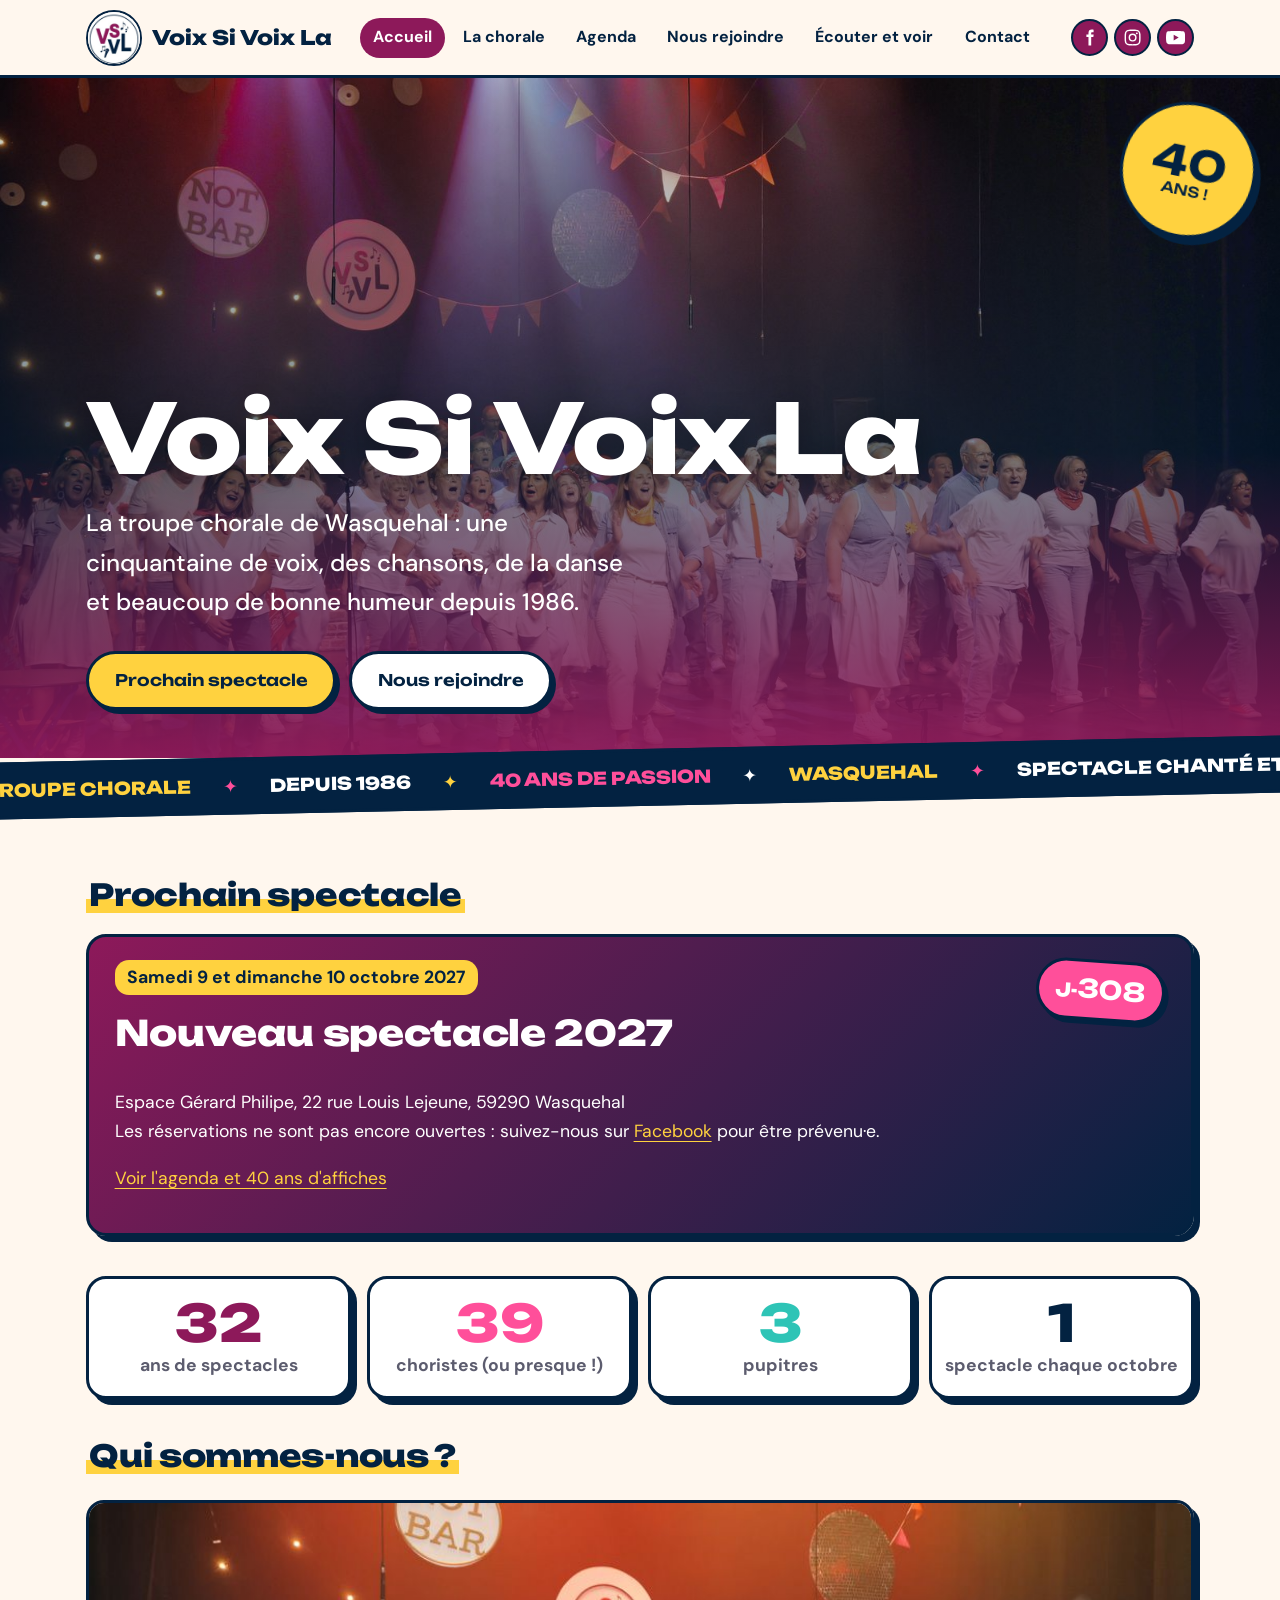
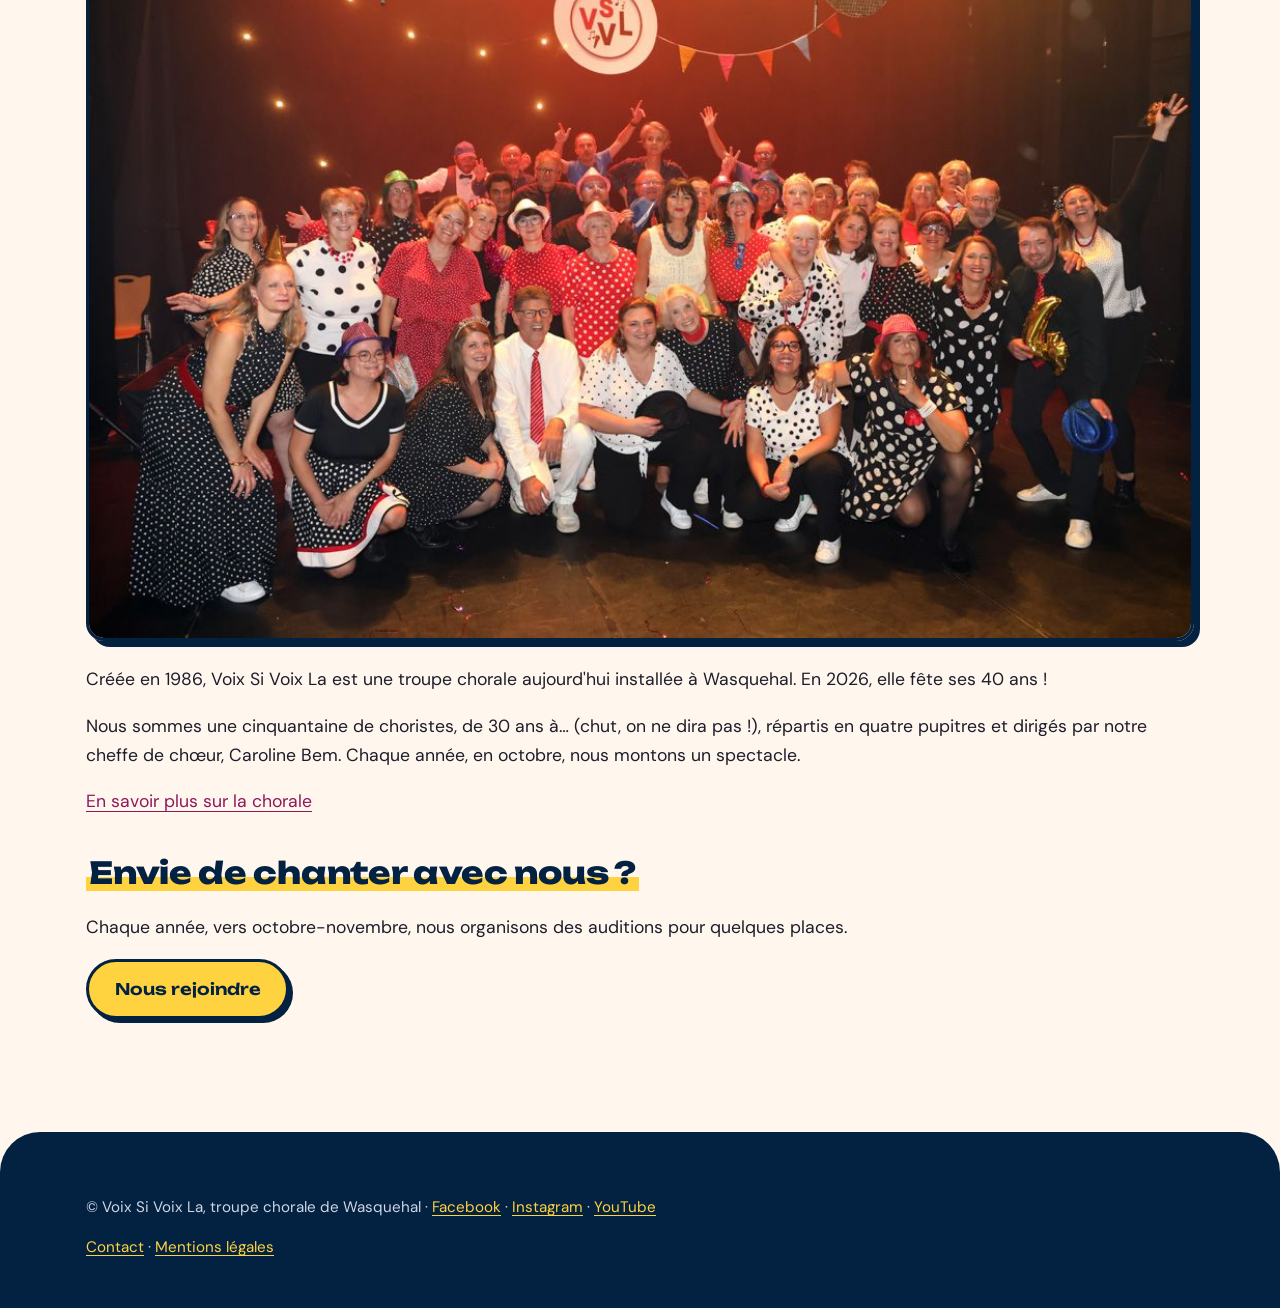
<file: index.html>
<!DOCTYPE html>
<html lang="fr">
<head>
  <meta charset="utf-8">
  <meta name="viewport" content="width=device-width, initial-scale=1">
  <title>Voix Si Voix La — chorale</title>
  <meta name="description" content="Voix Si Voix La, troupe chorale de Wasquehal depuis 1986 : spectacles, auditions et contact.">
  <link rel="preconnect" href="https://fonts.googleapis.com">
  <link rel="preconnect" href="https://fonts.gstatic.com" crossorigin>
  <link href="https://fonts.googleapis.com/css2?family=Unbounded:wght@600;800&family=DM+Sans:wght@400;500;700&display=swap" rel="stylesheet">
  <link rel="stylesheet" href="css/style.css">
  <link rel="icon" type="image/png" href="images/favicon.png">
</head>
<body>
  <header>
    <div class="conteneur">
      <a class="logo" href="index.html"><img src="images/logo-rond.png" alt="" width="56" height="56"> Voix Si Voix La</a>
      <nav aria-label="Menu principal">
        <ul>
        <li><a href="index.html" aria-current="page">Accueil</a></li>
        <li><a href="chorale.html">La chorale</a></li>
        <li><a href="agenda.html">Agenda</a></li>
        <li><a href="nous-rejoindre.html">Nous rejoindre</a></li>
        <li><a href="ecouter-et-voir.html">Écouter et voir</a></li>
        <li><a href="contact.html">Contact</a></li>
        </ul>
      </nav>
      <ul class="reseaux">
        <li><a href="https://www.facebook.com/voixsivoixla59" target="_blank" rel="noopener" aria-label="Facebook" title="Facebook"><svg viewBox="0 0 24 24" aria-hidden="true"><path d="M14 8V6.5c0-.8.2-1.3 1.4-1.3H17V2.2C16.7 2.1 15.7 2 14.6 2 12.2 2 10.6 3.5 10.6 6.1V8H8v3.3h2.6V22H14V11.3h2.7L17.1 8z"/></svg></a></li>
        <li><a href="https://www.instagram.com/voixsivoixla59" target="_blank" rel="noopener" aria-label="Instagram" title="Instagram"><svg viewBox="0 0 24 24" aria-hidden="true"><path d="M12 7a5 5 0 1 0 0 10 5 5 0 0 0 0-10zm0 8.2a3.2 3.2 0 1 1 0-6.4 3.2 3.2 0 0 1 0 6.4zM17.3 5.5a1.2 1.2 0 1 0 0 2.4 1.2 1.2 0 0 0 0-2.4zM12 3.8c2.7 0 3 0 4 .1 2.7.1 4 1.4 4.1 4.1.1 1 .1 1.3.1 4s0 3-.1 4c-.1 2.7-1.4 4-4.1 4.1-1 .1-1.3.1-4 .1s-3 0-4-.1c-2.7-.1-4-1.4-4.1-4.1-.1-1-.1-1.3-.1-4s0-3 .1-4C4 5.3 5.3 4 8 3.9c1-.1 1.3-.1 4-.1zM12 2c-2.7 0-3.1 0-4.1.1C4.3 2.2 2.2 4.3 2.1 7.9 2 8.9 2 9.3 2 12s0 3.1.1 4.1c.1 3.6 2.2 5.7 5.8 5.8 1 .1 1.4.1 4.1.1s3.1 0 4.1-.1c3.6-.1 5.7-2.2 5.8-5.8.1-1 .1-1.4.1-4.1s0-3.1-.1-4.1c-.1-3.6-2.2-5.7-5.8-5.8C15.1 2 14.7 2 12 2z"/></svg></a></li>
        <li><a href="https://www.youtube.com/@voixsivoixla6986" target="_blank" rel="noopener" aria-label="YouTube" title="YouTube"><svg viewBox="0 0 24 24" aria-hidden="true"><path d="M23.5 6.2a3 3 0 0 0-2.1-2.1C19.5 3.6 12 3.6 12 3.6s-7.5 0-9.4.5A3 3 0 0 0 .5 6.2 31 31 0 0 0 0 12a31 31 0 0 0 .5 5.8 3 3 0 0 0 2.1 2.1c1.9.5 9.4.5 9.4.5s7.5 0 9.4-.5a3 3 0 0 0 2.1-2.1A31 31 0 0 0 24 12a31 31 0 0 0-.5-5.8zM9.6 15.6V8.4l6.3 3.6z"/></svg></a></li>
      </ul>
    </div>
  </header>

  <section class="bandeau">
    <p class="pastille" aria-label="40 ans"><strong>40</strong><span>ans !</span></p>
    <div class="conteneur">
      <h1>Voix Si Voix La</h1>
      <p>La troupe chorale de Wasquehal : une cinquantaine de voix, des chansons, de la danse et beaucoup de bonne humeur depuis 1986.</p>
      <div class="boutons">
        <a class="bouton" href="agenda.html">Prochain spectacle</a>
        <a class="bouton secondaire" href="nous-rejoindre.html">Nous rejoindre</a>
      </div>
    </div>
  </section>
  <div class="defile" aria-hidden="true"><div><span>Troupe chorale</span><span aria-hidden="true">✦</span><span>Depuis 1986</span><span aria-hidden="true">✦</span><span>40 ans de passion</span><span aria-hidden="true">✦</span><span>Wasquehal</span><span aria-hidden="true">✦</span><span>Spectacle chanté et dansé</span><span aria-hidden="true">✦</span><span>Chanson contemporaine</span><span aria-hidden="true">✦</span><span>Une cinquantaine de voix</span><span aria-hidden="true">✦</span><span>Quatre pupitres</span><span aria-hidden="true">✦</span><span>Troupe chorale</span><span aria-hidden="true">✦</span><span>Depuis 1986</span><span aria-hidden="true">✦</span><span>40 ans de passion</span><span aria-hidden="true">✦</span><span>Wasquehal</span><span aria-hidden="true">✦</span><span>Spectacle chanté et dansé</span><span aria-hidden="true">✦</span><span>Chanson contemporaine</span><span aria-hidden="true">✦</span><span>Une cinquantaine de voix</span><span aria-hidden="true">✦</span><span>Quatre pupitres</span><span aria-hidden="true">✦</span></div></div>
  <main>
    <div class="conteneur">
      <!-- ===== PROCHAIN SPECTACLE : à mettre à jour après chaque spectacle ===== -->
      <section>
        <h2>Prochain spectacle</h2>
        <div class="carte a-la-une">
          <!-- Compte à rebours : mettre ici la date du premier jour du spectacle (année-mois-jour) -->
          <p class="compte-a-rebours" data-date-spectacle="2027-10-09" hidden></p>
          <p class="date">Samedi 9 et dimanche 10 octobre 2027</p>
          <h3>Nouveau spectacle 2027</h3>
          <p>Espace Gérard Philipe, 22 rue Louis Lejeune, 59290 Wasquehal<br>Les réservations ne sont pas encore ouvertes : suivez-nous sur <a href="https://www.facebook.com/voixsivoixla59" target="_blank" rel="noopener">Facebook</a> pour être prévenu·e.</p>
          <p><a href="agenda.html">Voir l'agenda et 40 ans d'affiches</a></p>
        </div>
      </section>

      <div class="chiffres">
        <div><strong data-compte="40">40</strong><span>ans de spectacles</span></div>
        <div><strong data-compte="50">50</strong><span>choristes (ou presque !)</span></div>
        <div><strong data-compte="4">4</strong><span>pupitres</span></div>
        <div><strong data-compte="1">1</strong><span>spectacle chaque octobre</span></div>
      </div>

      <section>
        <h2>Qui sommes-nous ?</h2>
        <a href="ecouter-et-voir.html"><img class="photo-une" src="images/photos-2026/12.jpg" alt="Photo de groupe de la troupe Voix Si Voix La après le spectacle de ses 40 ans, octobre 2026" width="1063" height="709"></a>
        <p>Créée en 1986, Voix Si Voix La est une troupe chorale aujourd'hui installée à Wasquehal. En 2026, elle fête ses 40 ans !</p>
        <p>Nous sommes une cinquantaine de choristes, de 30 ans à… (chut, on ne dira pas !), répartis en quatre pupitres et dirigés par notre cheffe de chœur, Caroline Bem. Chaque année, en octobre, nous montons un spectacle.</p>
        <p><a href="chorale.html">En savoir plus sur la chorale</a></p>
      </section>

      <section>
        <h2>Envie de chanter avec nous ?</h2>
        <p>Chaque année, vers octobre-novembre, nous organisons des auditions pour quelques places.</p>
        <p><a class="bouton jaune" href="nous-rejoindre.html">Nous rejoindre</a></p>
      </section>
    </div>
  </main>

  <footer>
    <div class="conteneur">
      <p>© Voix Si Voix La, troupe chorale de Wasquehal · <a href="https://www.facebook.com/voixsivoixla59" target="_blank" rel="noopener">Facebook</a> · <a href="https://www.instagram.com/voixsivoixla59" target="_blank" rel="noopener">Instagram</a> · <a href="https://www.youtube.com/@voixsivoixla6986" target="_blank" rel="noopener">YouTube</a></p>
      <p><a href="contact.html">Contact</a> · <a href="mentions-legales.html">Mentions légales</a></p>
    </div>
  </footer>
  <script src="js/effets.js" defer></script>
</body>
</html>
</file>
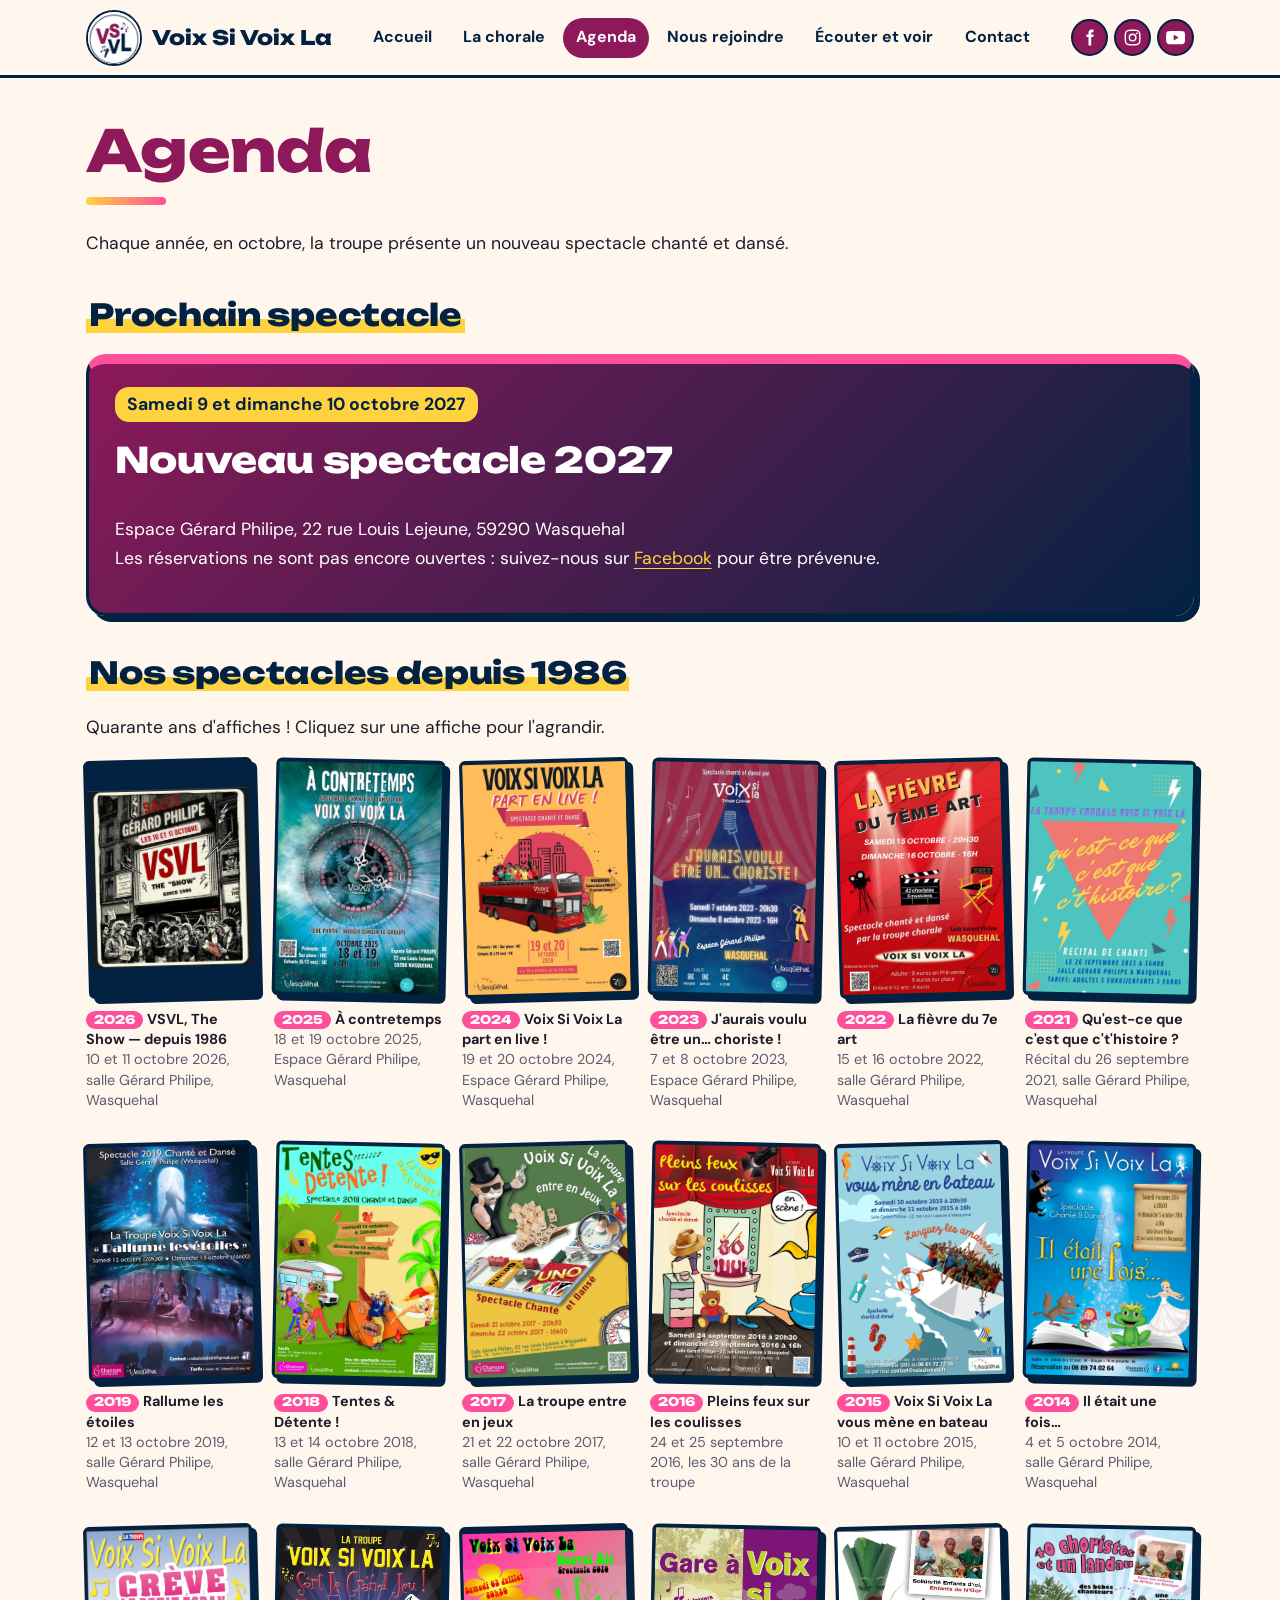
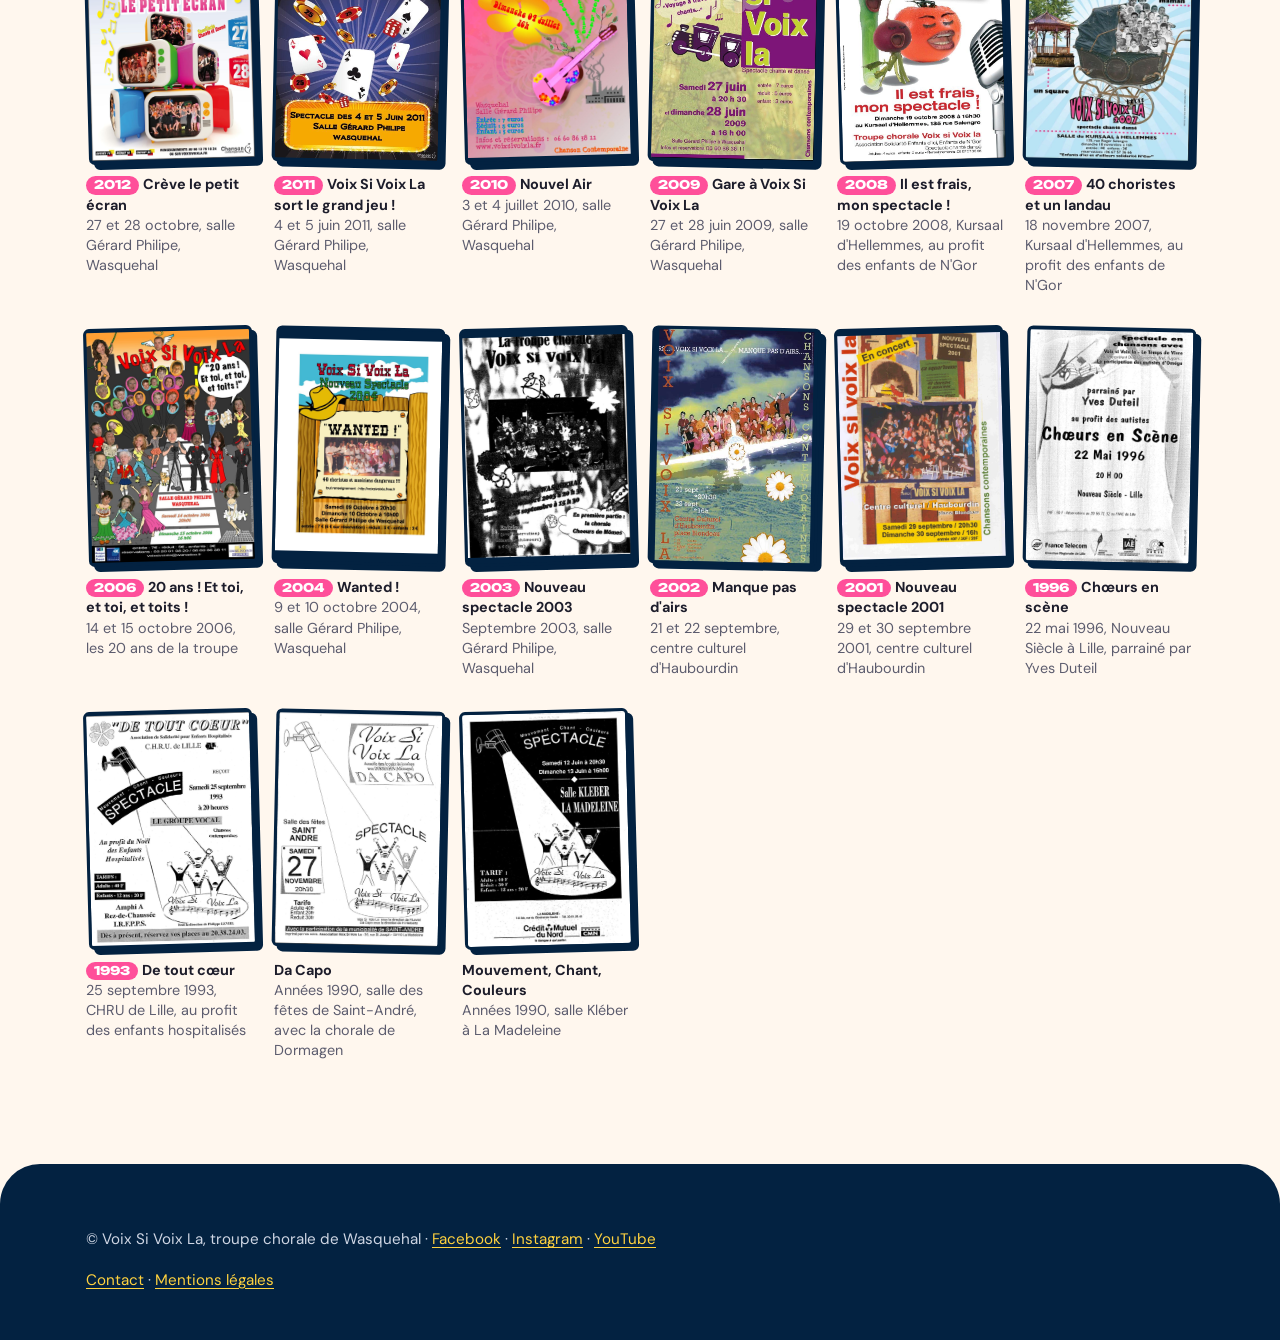
<file: agenda.html>
<!DOCTYPE html>
<html lang="fr">
<head>
  <meta charset="utf-8">
  <meta name="viewport" content="width=device-width, initial-scale=1">
  <title>Agenda — Voix Si Voix La</title>
  <meta name="description" content="Les spectacles de la troupe chorale Voix Si Voix La, de 1986 à aujourd'hui.">
  <link rel="preconnect" href="https://fonts.googleapis.com">
  <link rel="preconnect" href="https://fonts.gstatic.com" crossorigin>
  <link href="https://fonts.googleapis.com/css2?family=Unbounded:wght@600;800&family=DM+Sans:wght@400;500;700&display=swap" rel="stylesheet">
  <link rel="stylesheet" href="css/style.css">
  <link rel="icon" type="image/png" href="images/favicon.png">
</head>
<body>
  <header>
    <div class="conteneur">
      <a class="logo" href="index.html"><img src="images/logo-rond.png" alt="" width="56" height="56"> Voix Si Voix La</a>
      <nav aria-label="Menu principal">
        <ul>
        <li><a href="index.html">Accueil</a></li>
        <li><a href="chorale.html">La chorale</a></li>
        <li><a href="agenda.html" aria-current="page">Agenda</a></li>
        <li><a href="nous-rejoindre.html">Nous rejoindre</a></li>
        <li><a href="ecouter-et-voir.html">Écouter et voir</a></li>
        <li><a href="contact.html">Contact</a></li>
        </ul>
      </nav>
      <ul class="reseaux">
        <li><a href="https://www.facebook.com/voixsivoixla59" target="_blank" rel="noopener" aria-label="Facebook" title="Facebook"><svg viewBox="0 0 24 24" aria-hidden="true"><path d="M14 8V6.5c0-.8.2-1.3 1.4-1.3H17V2.2C16.7 2.1 15.7 2 14.6 2 12.2 2 10.6 3.5 10.6 6.1V8H8v3.3h2.6V22H14V11.3h2.7L17.1 8z"/></svg></a></li>
        <li><a href="https://www.instagram.com/voixsivoixla59" target="_blank" rel="noopener" aria-label="Instagram" title="Instagram"><svg viewBox="0 0 24 24" aria-hidden="true"><path d="M12 7a5 5 0 1 0 0 10 5 5 0 0 0 0-10zm0 8.2a3.2 3.2 0 1 1 0-6.4 3.2 3.2 0 0 1 0 6.4zM17.3 5.5a1.2 1.2 0 1 0 0 2.4 1.2 1.2 0 0 0 0-2.4zM12 3.8c2.7 0 3 0 4 .1 2.7.1 4 1.4 4.1 4.1.1 1 .1 1.3.1 4s0 3-.1 4c-.1 2.7-1.4 4-4.1 4.1-1 .1-1.3.1-4 .1s-3 0-4-.1c-2.7-.1-4-1.4-4.1-4.1-.1-1-.1-1.3-.1-4s0-3 .1-4C4 5.3 5.3 4 8 3.9c1-.1 1.3-.1 4-.1zM12 2c-2.7 0-3.1 0-4.1.1C4.3 2.2 2.2 4.3 2.1 7.9 2 8.9 2 9.3 2 12s0 3.1.1 4.1c.1 3.6 2.2 5.7 5.8 5.8 1 .1 1.4.1 4.1.1s3.1 0 4.1-.1c3.6-.1 5.7-2.2 5.8-5.8.1-1 .1-1.4.1-4.1s0-3.1-.1-4.1c-.1-3.6-2.2-5.7-5.8-5.8C15.1 2 14.7 2 12 2z"/></svg></a></li>
        <li><a href="https://www.youtube.com/@voixsivoixla6986" target="_blank" rel="noopener" aria-label="YouTube" title="YouTube"><svg viewBox="0 0 24 24" aria-hidden="true"><path d="M23.5 6.2a3 3 0 0 0-2.1-2.1C19.5 3.6 12 3.6 12 3.6s-7.5 0-9.4.5A3 3 0 0 0 .5 6.2 31 31 0 0 0 0 12a31 31 0 0 0 .5 5.8 3 3 0 0 0 2.1 2.1c1.9.5 9.4.5 9.4.5s7.5 0 9.4-.5a3 3 0 0 0 2.1-2.1A31 31 0 0 0 24 12a31 31 0 0 0-.5-5.8zM9.6 15.6V8.4l6.3 3.6z"/></svg></a></li>
      </ul>
    </div>
  </header>

  <main>
    <div class="conteneur">
      <h1>Agenda</h1>
      <p>Chaque année, en octobre, la troupe présente un nouveau spectacle chanté et dansé.</p>

      <section>
        <h2>Prochain spectacle</h2>
        <div class="cartes">
        <!-- Un spectacle = un bloc "carte". Copier-coller ce bloc pour en ajouter un. -->
        <article class="carte a-la-une">
          <p class="date">Samedi 9 et dimanche 10 octobre 2027</p>
          <h3>Nouveau spectacle 2027</h3>
          <p>Espace Gérard Philipe, 22 rue Louis Lejeune, 59290 Wasquehal<br>Les réservations ne sont pas encore ouvertes : suivez-nous sur <a href="https://www.facebook.com/voixsivoixla59" target="_blank" rel="noopener">Facebook</a> pour être prévenu·e.</p>
        </article>
        </div>
      </section>

      <section>
        <h2>Nos spectacles depuis 1986</h2>
        <p>Quarante ans d'affiches ! Cliquez sur une affiche pour l'agrandir.</p>
        <!-- Pour ajouter une affiche : déposer l'image dans images/affiches/ puis copier un bloc <figure> en haut de la liste. -->
        <div class="galerie affiches">
          <figure>
            <a href="images/affiches/2026.jpg"><img src="images/affiches/2026.jpg" alt="Affiche du spectacle VSVL The Show, 2026" loading="lazy" width="697" height="765"></a>
            <figcaption><span class="annee">2026</span> <strong>VSVL, The Show — depuis 1986</strong><br>10 et 11 octobre 2026, salle Gérard Philipe, Wasquehal</figcaption>
          </figure>
          <figure>
            <a href="images/affiches/2025.jpg"><img src="images/affiches/2025.jpg" alt="Affiche du spectacle À contretemps, 2025" loading="lazy" width="400" height="565"></a>
            <figcaption><span class="annee">2025</span> <strong>À contretemps</strong><br>18 et 19 octobre 2025, Espace Gérard Philipe, Wasquehal</figcaption>
          </figure>
          <figure>
            <a href="images/affiches/2024.jpg"><img src="images/affiches/2024.jpg" alt="Affiche du spectacle Part en live, 2024" loading="lazy" width="400" height="565"></a>
            <figcaption><span class="annee">2024</span> <strong>Voix Si Voix La part en live !</strong><br>19 et 20 octobre 2024, Espace Gérard Philipe, Wasquehal</figcaption>
          </figure>
          <figure>
            <a href="images/affiches/2023.jpg"><img src="images/affiches/2023.jpg" alt="Affiche du spectacle J'aurais voulu être un choriste, 2023" loading="lazy" width="400" height="565"></a>
            <figcaption><span class="annee">2023</span> <strong>J'aurais voulu être un… choriste !</strong><br>7 et 8 octobre 2023, Espace Gérard Philipe, Wasquehal</figcaption>
          </figure>
          <figure>
            <a href="images/affiches/2022.jpg"><img src="images/affiches/2022.jpg" alt="Affiche du spectacle La fièvre du 7e art, 2022" loading="lazy" width="400" height="565"></a>
            <figcaption><span class="annee">2022</span> <strong>La fièvre du 7e art</strong><br>15 et 16 octobre 2022, salle Gérard Philipe, Wasquehal</figcaption>
          </figure>
          <figure>
            <a href="images/affiches/2021.jpg"><img src="images/affiches/2021.jpg" alt="Affiche du récital Qu'est-ce que c'est que c't'histoire, 2021" loading="lazy" width="400" height="565"></a>
            <figcaption><span class="annee">2021</span> <strong>Qu'est-ce que c'est que c't'histoire ?</strong><br>Récital du 26 septembre 2021, salle Gérard Philipe, Wasquehal</figcaption>
          </figure>
          <figure>
            <a href="images/affiches/2019.jpg"><img src="images/affiches/2019.jpg" alt="Affiche du spectacle Rallume les étoiles, 2019" loading="lazy" width="400" height="565"></a>
            <figcaption><span class="annee">2019</span> <strong>Rallume les étoiles</strong><br>12 et 13 octobre 2019, salle Gérard Philipe, Wasquehal</figcaption>
          </figure>
          <figure>
            <a href="images/affiches/2018.jpg"><img src="images/affiches/2018.jpg" alt="Affiche du spectacle Tentes et Détente, 2018" loading="lazy" width="400" height="565"></a>
            <figcaption><span class="annee">2018</span> <strong>Tentes & Détente !</strong><br>13 et 14 octobre 2018, salle Gérard Philipe, Wasquehal</figcaption>
          </figure>
          <figure>
            <a href="images/affiches/2017.jpg"><img src="images/affiches/2017.jpg" alt="Affiche du spectacle La troupe entre en jeux, 2017" loading="lazy" width="400" height="565"></a>
            <figcaption><span class="annee">2017</span> <strong>La troupe entre en jeux</strong><br>21 et 22 octobre 2017, salle Gérard Philipe, Wasquehal</figcaption>
          </figure>
          <figure>
            <a href="images/affiches/2016.jpg"><img src="images/affiches/2016.jpg" alt="Affiche du spectacle Pleins feux sur les coulisses, 2016" loading="lazy" width="400" height="565"></a>
            <figcaption><span class="annee">2016</span> <strong>Pleins feux sur les coulisses</strong><br>24 et 25 septembre 2016, les 30 ans de la troupe</figcaption>
          </figure>
          <figure>
            <a href="images/affiches/2015.jpg"><img src="images/affiches/2015.jpg" alt="Affiche du spectacle Vous mène en bateau, 2015" loading="lazy" width="400" height="565"></a>
            <figcaption><span class="annee">2015</span> <strong>Voix Si Voix La vous mène en bateau</strong><br>10 et 11 octobre 2015, salle Gérard Philipe, Wasquehal</figcaption>
          </figure>
          <figure>
            <a href="images/affiches/2014.jpg"><img src="images/affiches/2014.jpg" alt="Affiche du spectacle Il était une fois, 2014" loading="lazy" width="400" height="565"></a>
            <figcaption><span class="annee">2014</span> <strong>Il était une fois…</strong><br>4 et 5 octobre 2014, salle Gérard Philipe, Wasquehal</figcaption>
          </figure>
          <figure>
            <a href="images/affiches/2012.jpg"><img src="images/affiches/2012.jpg" alt="Affiche du spectacle Crève le petit écran, 2012" loading="lazy" width="400" height="565"></a>
            <figcaption><span class="annee">2012</span> <strong>Crève le petit écran</strong><br>27 et 28 octobre, salle Gérard Philipe, Wasquehal</figcaption>
          </figure>
          <figure>
            <a href="images/affiches/2011.jpg"><img src="images/affiches/2011.jpg" alt="Affiche du spectacle Sort le grand jeu, 2011" loading="lazy" width="400" height="565"></a>
            <figcaption><span class="annee">2011</span> <strong>Voix Si Voix La sort le grand jeu !</strong><br>4 et 5 juin 2011, salle Gérard Philipe, Wasquehal</figcaption>
          </figure>
          <figure>
            <a href="images/affiches/2010.jpg"><img src="images/affiches/2010.jpg" alt="Affiche du spectacle Nouvel Air, 2010" loading="lazy" width="400" height="565"></a>
            <figcaption><span class="annee">2010</span> <strong>Nouvel Air</strong><br>3 et 4 juillet 2010, salle Gérard Philipe, Wasquehal</figcaption>
          </figure>
          <figure>
            <a href="images/affiches/2009.jpg"><img src="images/affiches/2009.jpg" alt="Affiche du spectacle Gare à Voix Si Voix La, 2009" loading="lazy" width="400" height="565"></a>
            <figcaption><span class="annee">2009</span> <strong>Gare à Voix Si Voix La</strong><br>27 et 28 juin 2009, salle Gérard Philipe, Wasquehal</figcaption>
          </figure>
          <figure>
            <a href="images/affiches/2008.jpg"><img src="images/affiches/2008.jpg" alt="Affiche du spectacle Il est frais mon spectacle, 2008" loading="lazy" width="400" height="565"></a>
            <figcaption><span class="annee">2008</span> <strong>Il est frais, mon spectacle !</strong><br>19 octobre 2008, Kursaal d'Hellemmes, au profit des enfants de N'Gor</figcaption>
          </figure>
          <figure>
            <a href="images/affiches/2007.jpg"><img src="images/affiches/2007.jpg" alt="Affiche du spectacle 40 choristes et un landau, 2007" loading="lazy" width="400" height="565"></a>
            <figcaption><span class="annee">2007</span> <strong>40 choristes et un landau</strong><br>18 novembre 2007, Kursaal d'Hellemmes, au profit des enfants de N'Gor</figcaption>
          </figure>
          <figure>
            <a href="images/affiches/2006.jpg"><img src="images/affiches/2006.jpg" alt="Affiche du spectacle des 20 ans, 2006" loading="lazy" width="400" height="565"></a>
            <figcaption><span class="annee">2006</span> <strong>20 ans ! Et toi, et toi, et toits !</strong><br>14 et 15 octobre 2006, les 20 ans de la troupe</figcaption>
          </figure>
          <figure>
            <a href="images/affiches/2004.jpg"><img src="images/affiches/2004.jpg" alt="Affiche du spectacle Wanted, 2004" loading="lazy" width="400" height="565"></a>
            <figcaption><span class="annee">2004</span> <strong>Wanted !</strong><br>9 et 10 octobre 2004, salle Gérard Philipe, Wasquehal</figcaption>
          </figure>
          <figure>
            <a href="images/affiches/2003.jpg"><img src="images/affiches/2003.jpg" alt="Affiche du spectacle 2003" loading="lazy" width="400" height="565"></a>
            <figcaption><span class="annee">2003</span> <strong>Nouveau spectacle 2003</strong><br>Septembre 2003, salle Gérard Philipe, Wasquehal</figcaption>
          </figure>
          <figure>
            <a href="images/affiches/2002.jpg"><img src="images/affiches/2002.jpg" alt="Affiche du spectacle Manque pas d'airs, 2002" loading="lazy" width="400" height="565"></a>
            <figcaption><span class="annee">2002</span> <strong>Manque pas d'airs</strong><br>21 et 22 septembre, centre culturel d'Haubourdin</figcaption>
          </figure>
          <figure>
            <a href="images/affiches/2001.jpg"><img src="images/affiches/2001.jpg" alt="Affiche du spectacle 2001" loading="lazy" width="400" height="565"></a>
            <figcaption><span class="annee">2001</span> <strong>Nouveau spectacle 2001</strong><br>29 et 30 septembre 2001, centre culturel d'Haubourdin</figcaption>
          </figure>
          <figure>
            <a href="images/affiches/1996.jpg"><img src="images/affiches/1996.jpg" alt="Affiche de Chœurs en scène, 1996" loading="lazy" width="400" height="565"></a>
            <figcaption><span class="annee">1996</span> <strong>Chœurs en scène</strong><br>22 mai 1996, Nouveau Siècle à Lille, parrainé par Yves Duteil</figcaption>
          </figure>
          <figure>
            <a href="images/affiches/1993.jpg"><img src="images/affiches/1993.jpg" alt="Affiche du spectacle De tout cœur, 1993" loading="lazy" width="400" height="565"></a>
            <figcaption><span class="annee">1993</span> <strong>De tout cœur</strong><br>25 septembre 1993, CHRU de Lille, au profit des enfants hospitalisés</figcaption>
          </figure>
          <figure>
            <a href="images/affiches/annees-90-da-capo.jpg"><img src="images/affiches/annees-90-da-capo.jpg" alt="Affiche du spectacle Da Capo à Saint-André" loading="lazy" width="400" height="565"></a>
            <figcaption><strong>Da Capo</strong><br>Années 1990, salle des fêtes de Saint-André, avec la chorale de Dormagen</figcaption>
          </figure>
          <figure>
            <a href="images/affiches/annees-90-kleber.jpg"><img src="images/affiches/annees-90-kleber.jpg" alt="Affiche du spectacle Mouvement Chant Couleurs à La Madeleine" loading="lazy" width="400" height="565"></a>
            <figcaption><strong>Mouvement, Chant, Couleurs</strong><br>Années 1990, salle Kléber à La Madeleine</figcaption>
          </figure>
        </div>
      </section>
    </div>
  </main>

  <footer>
    <div class="conteneur">
      <p>© Voix Si Voix La, troupe chorale de Wasquehal · <a href="https://www.facebook.com/voixsivoixla59" target="_blank" rel="noopener">Facebook</a> · <a href="https://www.instagram.com/voixsivoixla59" target="_blank" rel="noopener">Instagram</a> · <a href="https://www.youtube.com/@voixsivoixla6986" target="_blank" rel="noopener">YouTube</a></p>
      <p><a href="contact.html">Contact</a> · <a href="mentions-legales.html">Mentions légales</a></p>
    </div>
  </footer>
  <script src="js/effets.js" defer></script>
</body>
</html>
</file>
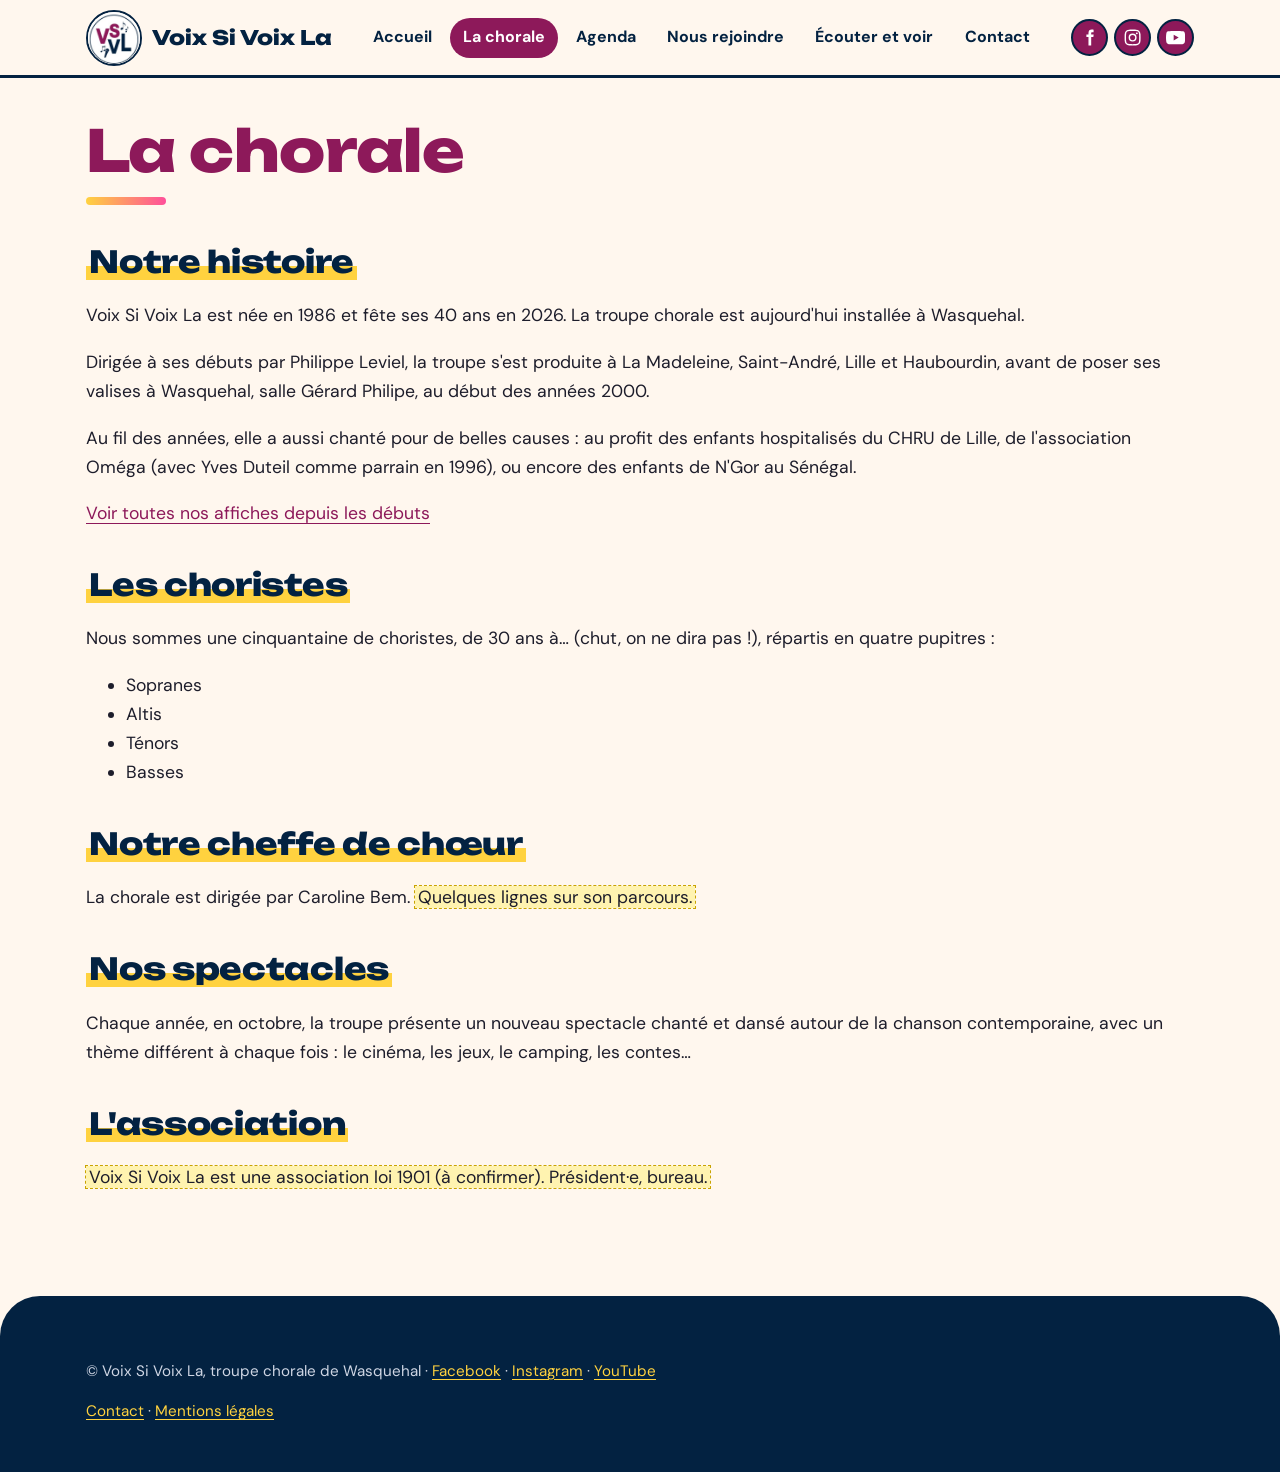
<file: chorale.html>
<!DOCTYPE html>
<html lang="fr">
<head>
  <meta charset="utf-8">
  <meta name="viewport" content="width=device-width, initial-scale=1">
  <title>La chorale — Voix Si Voix La</title>
  <meta name="description" content="Présentation de la chorale Voix Si Voix La : histoire, choristes, cheffe de chœur, spectacles.">
  <link rel="preconnect" href="https://fonts.googleapis.com">
  <link rel="preconnect" href="https://fonts.gstatic.com" crossorigin>
  <link href="https://fonts.googleapis.com/css2?family=Unbounded:wght@600;800&family=DM+Sans:wght@400;500;700&display=swap" rel="stylesheet">
  <link rel="stylesheet" href="css/style.css">
  <link rel="icon" type="image/png" href="images/favicon.png">
</head>
<body>
  <header>
    <div class="conteneur">
      <a class="logo" href="index.html"><img src="images/logo-rond.png" alt="" width="56" height="56"> Voix Si Voix La</a>
      <nav aria-label="Menu principal">
        <ul>
        <li><a href="index.html">Accueil</a></li>
        <li><a href="chorale.html" aria-current="page">La chorale</a></li>
        <li><a href="agenda.html">Agenda</a></li>
        <li><a href="nous-rejoindre.html">Nous rejoindre</a></li>
        <li><a href="ecouter-et-voir.html">Écouter et voir</a></li>
        <li><a href="contact.html">Contact</a></li>
        </ul>
      </nav>
      <ul class="reseaux">
        <li><a href="https://www.facebook.com/voixsivoixla59" target="_blank" rel="noopener" aria-label="Facebook" title="Facebook"><svg viewBox="0 0 24 24" aria-hidden="true"><path d="M14 8V6.5c0-.8.2-1.3 1.4-1.3H17V2.2C16.7 2.1 15.7 2 14.6 2 12.2 2 10.6 3.5 10.6 6.1V8H8v3.3h2.6V22H14V11.3h2.7L17.1 8z"/></svg></a></li>
        <li><a href="https://www.instagram.com/voixsivoixla59" target="_blank" rel="noopener" aria-label="Instagram" title="Instagram"><svg viewBox="0 0 24 24" aria-hidden="true"><path d="M12 7a5 5 0 1 0 0 10 5 5 0 0 0 0-10zm0 8.2a3.2 3.2 0 1 1 0-6.4 3.2 3.2 0 0 1 0 6.4zM17.3 5.5a1.2 1.2 0 1 0 0 2.4 1.2 1.2 0 0 0 0-2.4zM12 3.8c2.7 0 3 0 4 .1 2.7.1 4 1.4 4.1 4.1.1 1 .1 1.3.1 4s0 3-.1 4c-.1 2.7-1.4 4-4.1 4.1-1 .1-1.3.1-4 .1s-3 0-4-.1c-2.7-.1-4-1.4-4.1-4.1-.1-1-.1-1.3-.1-4s0-3 .1-4C4 5.3 5.3 4 8 3.9c1-.1 1.3-.1 4-.1zM12 2c-2.7 0-3.1 0-4.1.1C4.3 2.2 2.2 4.3 2.1 7.9 2 8.9 2 9.3 2 12s0 3.1.1 4.1c.1 3.6 2.2 5.7 5.8 5.8 1 .1 1.4.1 4.1.1s3.1 0 4.1-.1c3.6-.1 5.7-2.2 5.8-5.8.1-1 .1-1.4.1-4.1s0-3.1-.1-4.1c-.1-3.6-2.2-5.7-5.8-5.8C15.1 2 14.7 2 12 2z"/></svg></a></li>
        <li><a href="https://www.youtube.com/@voixsivoixla6986" target="_blank" rel="noopener" aria-label="YouTube" title="YouTube"><svg viewBox="0 0 24 24" aria-hidden="true"><path d="M23.5 6.2a3 3 0 0 0-2.1-2.1C19.5 3.6 12 3.6 12 3.6s-7.5 0-9.4.5A3 3 0 0 0 .5 6.2 31 31 0 0 0 0 12a31 31 0 0 0 .5 5.8 3 3 0 0 0 2.1 2.1c1.9.5 9.4.5 9.4.5s7.5 0 9.4-.5a3 3 0 0 0 2.1-2.1A31 31 0 0 0 24 12a31 31 0 0 0-.5-5.8zM9.6 15.6V8.4l6.3 3.6z"/></svg></a></li>
      </ul>
    </div>
  </header>

  <main>
    <div class="conteneur">
      <h1>La chorale</h1>

      <section>
        <h2>Notre histoire</h2>
        <p>Voix Si Voix La est née en 1986 et fête ses 40 ans en 2026. La troupe chorale est aujourd'hui installée à Wasquehal.</p>
        <p>Dirigée à ses débuts par Philippe Leviel, la troupe s'est produite à La Madeleine, Saint-André, Lille et Haubourdin, avant de poser ses valises à Wasquehal, salle Gérard Philipe, au début des années 2000.</p>
        <p>Au fil des années, elle a aussi chanté pour de belles causes : au profit des enfants hospitalisés du CHRU de Lille, de l'association Oméga (avec Yves Duteil comme parrain en 1996), ou encore des enfants de N'Gor au Sénégal.</p>
        <p><a href="agenda.html">Voir toutes nos affiches depuis les débuts</a></p>
      </section>

      <section>
        <h2>Les choristes</h2>
        <p>Nous sommes une cinquantaine de choristes, de 30 ans à… (chut, on ne dira pas !), répartis en quatre pupitres :</p>
        <ul>
          <li>Sopranes</li>
          <li>Altis</li>
          <li>Ténors</li>
          <li>Basses</li>
        </ul>
      </section>

      <section>
        <h2>Notre cheffe de chœur</h2>
        <p>La chorale est dirigée par Caroline Bem. <span class="a-completer">Quelques lignes sur son parcours.</span></p>
      </section>

      <section>
        <h2>Nos spectacles</h2>
        <p>Chaque année, en octobre, la troupe présente un nouveau spectacle chanté et dansé autour de la chanson contemporaine, avec un thème différent à chaque fois : le cinéma, les jeux, le camping, les contes…</p>
      </section>

      <section>
        <h2>L'association</h2>
        <p><span class="a-completer">Voix Si Voix La est une association loi 1901 (à confirmer). Président·e, bureau.</span></p>
      </section>
    </div>
  </main>

  <footer>
    <div class="conteneur">
      <p>© Voix Si Voix La, troupe chorale de Wasquehal · <a href="https://www.facebook.com/voixsivoixla59" target="_blank" rel="noopener">Facebook</a> · <a href="https://www.instagram.com/voixsivoixla59" target="_blank" rel="noopener">Instagram</a> · <a href="https://www.youtube.com/@voixsivoixla6986" target="_blank" rel="noopener">YouTube</a></p>
      <p><a href="contact.html">Contact</a> · <a href="mentions-legales.html">Mentions légales</a></p>
    </div>
  </footer>
  <script src="js/effets.js" defer></script>
</body>
</html>
</file>
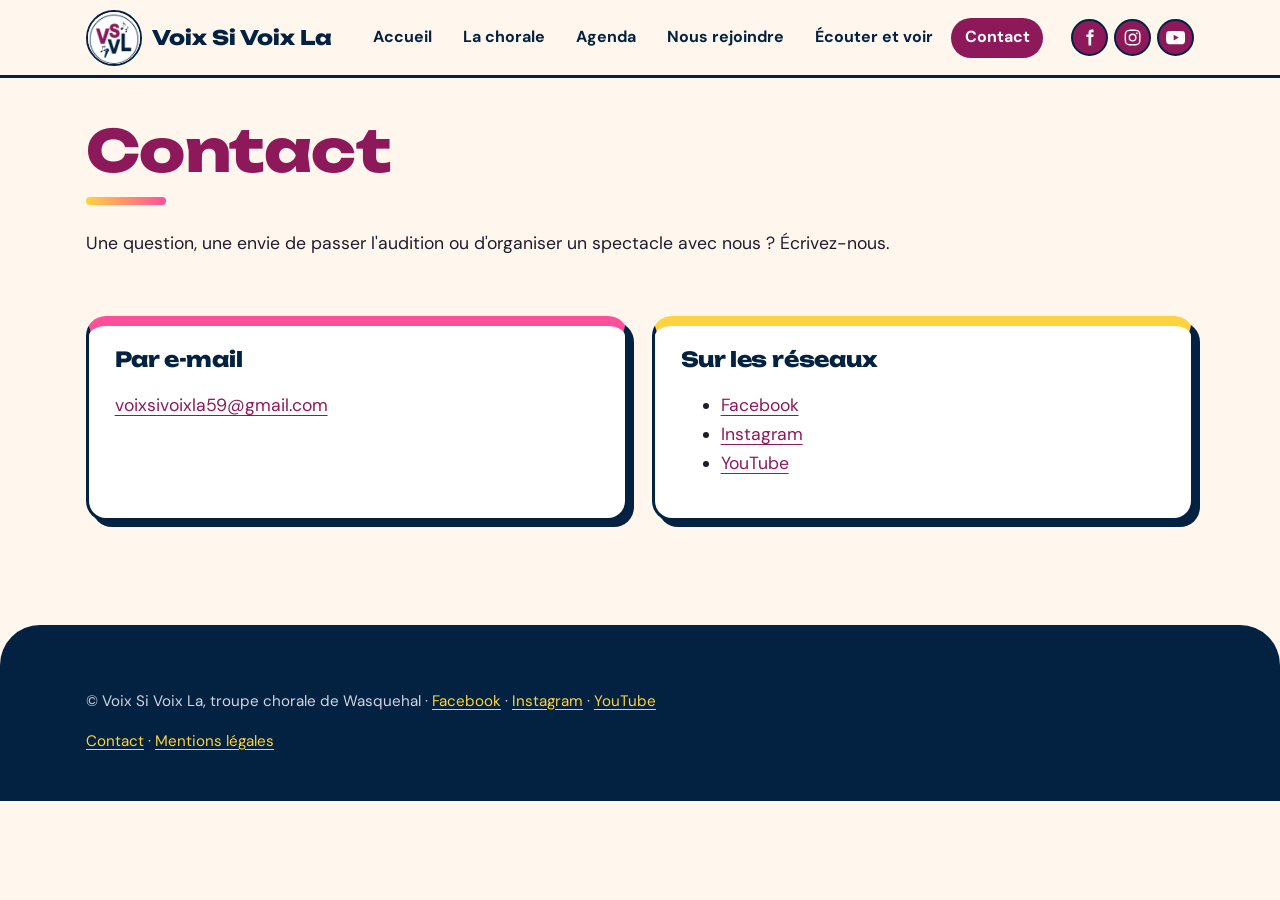
<file: contact.html>
<!DOCTYPE html>
<html lang="fr">
<head>
  <meta charset="utf-8">
  <meta name="viewport" content="width=device-width, initial-scale=1">
  <title>Contact — Voix Si Voix La</title>
  <meta name="description" content="Contacter la chorale Voix Si Voix La.">
  <link rel="preconnect" href="https://fonts.googleapis.com">
  <link rel="preconnect" href="https://fonts.gstatic.com" crossorigin>
  <link href="https://fonts.googleapis.com/css2?family=Unbounded:wght@600;800&family=DM+Sans:wght@400;500;700&display=swap" rel="stylesheet">
  <link rel="stylesheet" href="css/style.css">
  <link rel="icon" type="image/png" href="images/favicon.png">
</head>
<body>
  <header>
    <div class="conteneur">
      <a class="logo" href="index.html"><img src="images/logo-rond.png" alt="" width="56" height="56"> Voix Si Voix La</a>
      <nav aria-label="Menu principal">
        <ul>
        <li><a href="index.html">Accueil</a></li>
        <li><a href="chorale.html">La chorale</a></li>
        <li><a href="agenda.html">Agenda</a></li>
        <li><a href="nous-rejoindre.html">Nous rejoindre</a></li>
        <li><a href="ecouter-et-voir.html">Écouter et voir</a></li>
        <li><a href="contact.html" aria-current="page">Contact</a></li>
        </ul>
      </nav>
      <ul class="reseaux">
        <li><a href="https://www.facebook.com/voixsivoixla59" target="_blank" rel="noopener" aria-label="Facebook" title="Facebook"><svg viewBox="0 0 24 24" aria-hidden="true"><path d="M14 8V6.5c0-.8.2-1.3 1.4-1.3H17V2.2C16.7 2.1 15.7 2 14.6 2 12.2 2 10.6 3.5 10.6 6.1V8H8v3.3h2.6V22H14V11.3h2.7L17.1 8z"/></svg></a></li>
        <li><a href="https://www.instagram.com/voixsivoixla59" target="_blank" rel="noopener" aria-label="Instagram" title="Instagram"><svg viewBox="0 0 24 24" aria-hidden="true"><path d="M12 7a5 5 0 1 0 0 10 5 5 0 0 0 0-10zm0 8.2a3.2 3.2 0 1 1 0-6.4 3.2 3.2 0 0 1 0 6.4zM17.3 5.5a1.2 1.2 0 1 0 0 2.4 1.2 1.2 0 0 0 0-2.4zM12 3.8c2.7 0 3 0 4 .1 2.7.1 4 1.4 4.1 4.1.1 1 .1 1.3.1 4s0 3-.1 4c-.1 2.7-1.4 4-4.1 4.1-1 .1-1.3.1-4 .1s-3 0-4-.1c-2.7-.1-4-1.4-4.1-4.1-.1-1-.1-1.3-.1-4s0-3 .1-4C4 5.3 5.3 4 8 3.9c1-.1 1.3-.1 4-.1zM12 2c-2.7 0-3.1 0-4.1.1C4.3 2.2 2.2 4.3 2.1 7.9 2 8.9 2 9.3 2 12s0 3.1.1 4.1c.1 3.6 2.2 5.7 5.8 5.8 1 .1 1.4.1 4.1.1s3.1 0 4.1-.1c3.6-.1 5.7-2.2 5.8-5.8.1-1 .1-1.4.1-4.1s0-3.1-.1-4.1c-.1-3.6-2.2-5.7-5.8-5.8C15.1 2 14.7 2 12 2z"/></svg></a></li>
        <li><a href="https://www.youtube.com/@voixsivoixla6986" target="_blank" rel="noopener" aria-label="YouTube" title="YouTube"><svg viewBox="0 0 24 24" aria-hidden="true"><path d="M23.5 6.2a3 3 0 0 0-2.1-2.1C19.5 3.6 12 3.6 12 3.6s-7.5 0-9.4.5A3 3 0 0 0 .5 6.2 31 31 0 0 0 0 12a31 31 0 0 0 .5 5.8 3 3 0 0 0 2.1 2.1c1.9.5 9.4.5 9.4.5s7.5 0 9.4-.5a3 3 0 0 0 2.1-2.1A31 31 0 0 0 24 12a31 31 0 0 0-.5-5.8zM9.6 15.6V8.4l6.3 3.6z"/></svg></a></li>
      </ul>
    </div>
  </header>

  <main>
    <div class="conteneur">
      <h1>Contact</h1>
      <p>Une question, une envie de passer l'audition ou d'organiser un spectacle avec nous ? Écrivez-nous.</p>

      <div class="cartes">
        <section class="carte">
          <h2>Par e-mail</h2>
          <p><a href="mailto:voixsivoixla59@gmail.com">voixsivoixla59@gmail.com</a></p>
        </section>
        <section class="carte">
          <h2>Sur les réseaux</h2>
          <ul>
            <li><a href="https://www.facebook.com/voixsivoixla59" target="_blank" rel="noopener">Facebook</a></li>
            <li><a href="https://www.instagram.com/voixsivoixla59" target="_blank" rel="noopener">Instagram</a></li>
            <li><a href="https://www.youtube.com/@voixsivoixla6986" target="_blank" rel="noopener">YouTube</a></li>
          </ul>
        </section>
      </div>
    </div>
  </main>

  <footer>
    <div class="conteneur">
      <p>© Voix Si Voix La, troupe chorale de Wasquehal · <a href="https://www.facebook.com/voixsivoixla59" target="_blank" rel="noopener">Facebook</a> · <a href="https://www.instagram.com/voixsivoixla59" target="_blank" rel="noopener">Instagram</a> · <a href="https://www.youtube.com/@voixsivoixla6986" target="_blank" rel="noopener">YouTube</a></p>
      <p><a href="contact.html">Contact</a> · <a href="mentions-legales.html">Mentions légales</a></p>
    </div>
  </footer>
  <script src="js/effets.js" defer></script>
</body>
</html>
</file>
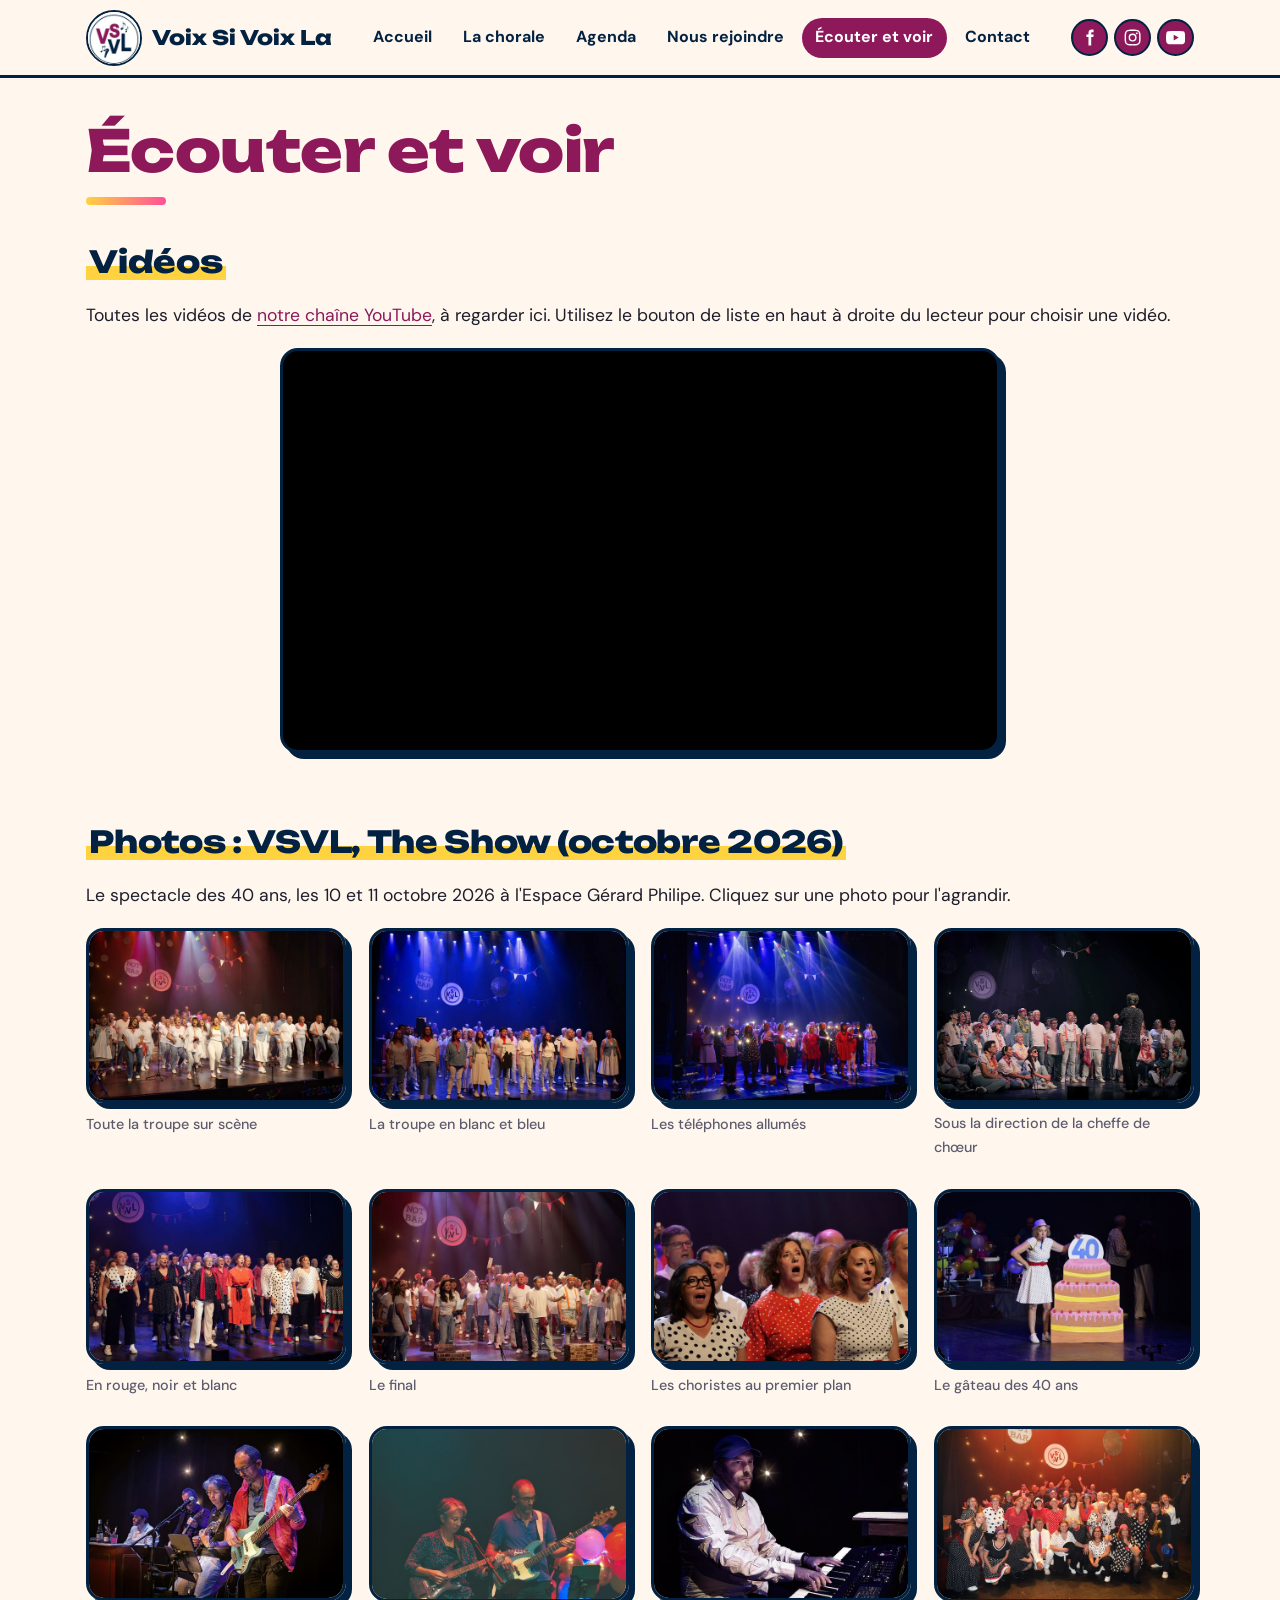
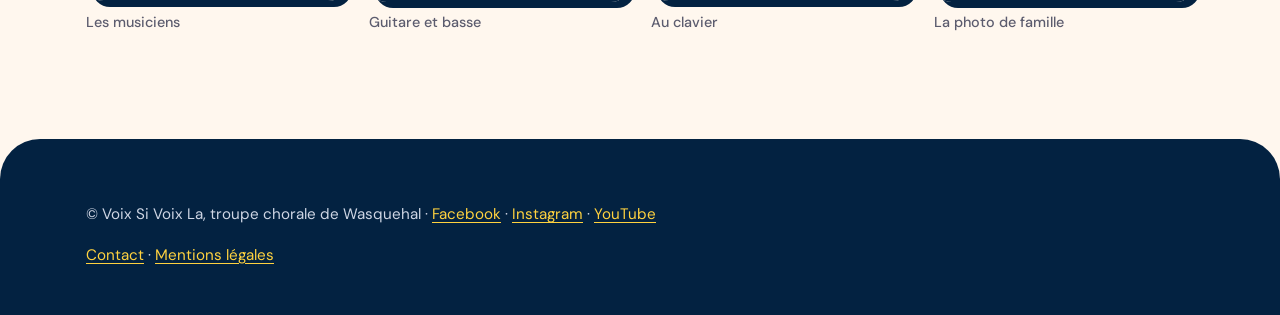
<file: ecouter-et-voir.html>
<!DOCTYPE html>
<html lang="fr">
<head>
  <meta charset="utf-8">
  <meta name="viewport" content="width=device-width, initial-scale=1">
  <title>Écouter et voir — Voix Si Voix La</title>
  <meta name="description" content="Photos et vidéos de la troupe chorale Voix Si Voix La.">
  <link rel="preconnect" href="https://fonts.googleapis.com">
  <link rel="preconnect" href="https://fonts.gstatic.com" crossorigin>
  <link href="https://fonts.googleapis.com/css2?family=Unbounded:wght@600;800&family=DM+Sans:wght@400;500;700&display=swap" rel="stylesheet">
  <link rel="stylesheet" href="css/style.css">
  <link rel="icon" type="image/png" href="images/favicon.png">
</head>
<body>
  <header>
    <div class="conteneur">
      <a class="logo" href="index.html"><img src="images/logo-rond.png" alt="" width="56" height="56"> Voix Si Voix La</a>
      <nav aria-label="Menu principal">
        <ul>
        <li><a href="index.html">Accueil</a></li>
        <li><a href="chorale.html">La chorale</a></li>
        <li><a href="agenda.html">Agenda</a></li>
        <li><a href="nous-rejoindre.html">Nous rejoindre</a></li>
        <li><a href="ecouter-et-voir.html" aria-current="page">Écouter et voir</a></li>
        <li><a href="contact.html">Contact</a></li>
        </ul>
      </nav>
      <ul class="reseaux">
        <li><a href="https://www.facebook.com/voixsivoixla59" target="_blank" rel="noopener" aria-label="Facebook" title="Facebook"><svg viewBox="0 0 24 24" aria-hidden="true"><path d="M14 8V6.5c0-.8.2-1.3 1.4-1.3H17V2.2C16.7 2.1 15.7 2 14.6 2 12.2 2 10.6 3.5 10.6 6.1V8H8v3.3h2.6V22H14V11.3h2.7L17.1 8z"/></svg></a></li>
        <li><a href="https://www.instagram.com/voixsivoixla59" target="_blank" rel="noopener" aria-label="Instagram" title="Instagram"><svg viewBox="0 0 24 24" aria-hidden="true"><path d="M12 7a5 5 0 1 0 0 10 5 5 0 0 0 0-10zm0 8.2a3.2 3.2 0 1 1 0-6.4 3.2 3.2 0 0 1 0 6.4zM17.3 5.5a1.2 1.2 0 1 0 0 2.4 1.2 1.2 0 0 0 0-2.4zM12 3.8c2.7 0 3 0 4 .1 2.7.1 4 1.4 4.1 4.1.1 1 .1 1.3.1 4s0 3-.1 4c-.1 2.7-1.4 4-4.1 4.1-1 .1-1.3.1-4 .1s-3 0-4-.1c-2.7-.1-4-1.4-4.1-4.1-.1-1-.1-1.3-.1-4s0-3 .1-4C4 5.3 5.3 4 8 3.9c1-.1 1.3-.1 4-.1zM12 2c-2.7 0-3.1 0-4.1.1C4.3 2.2 2.2 4.3 2.1 7.9 2 8.9 2 9.3 2 12s0 3.1.1 4.1c.1 3.6 2.2 5.7 5.8 5.8 1 .1 1.4.1 4.1.1s3.1 0 4.1-.1c3.6-.1 5.7-2.2 5.8-5.8.1-1 .1-1.4.1-4.1s0-3.1-.1-4.1c-.1-3.6-2.2-5.7-5.8-5.8C15.1 2 14.7 2 12 2z"/></svg></a></li>
        <li><a href="https://www.youtube.com/@voixsivoixla6986" target="_blank" rel="noopener" aria-label="YouTube" title="YouTube"><svg viewBox="0 0 24 24" aria-hidden="true"><path d="M23.5 6.2a3 3 0 0 0-2.1-2.1C19.5 3.6 12 3.6 12 3.6s-7.5 0-9.4.5A3 3 0 0 0 .5 6.2 31 31 0 0 0 0 12a31 31 0 0 0 .5 5.8 3 3 0 0 0 2.1 2.1c1.9.5 9.4.5 9.4.5s7.5 0 9.4-.5a3 3 0 0 0 2.1-2.1A31 31 0 0 0 24 12a31 31 0 0 0-.5-5.8zM9.6 15.6V8.4l6.3 3.6z"/></svg></a></li>
      </ul>
    </div>
  </header>

  <main>
    <div class="conteneur">
      <h1>Écouter et voir</h1>

      <section>
        <h2>Vidéos</h2>
        <p>Toutes les vidéos de <a href="https://www.youtube.com/@voixsivoixla6986" target="_blank" rel="noopener">notre chaîne YouTube</a>, à regarder ici. Utilisez le bouton de liste en haut à droite du lecteur pour choisir une vidéo.</p>
        <!-- Ce lecteur affiche automatiquement toutes les vidéos de la chaîne, y compris les nouvelles. -->
        <div class="video">
          <iframe src="https://www.youtube-nocookie.com/embed/videoseries?list=UUCApd7PBSuEY8IVcW0NrH_A" title="Vidéos de la chaîne YouTube Voix Si Voix La" allow="accelerometer; autoplay; clipboard-write; encrypted-media; gyroscope; picture-in-picture" allowfullscreen loading="lazy"></iframe>
        </div>

        <!-- Vidéos à la une : une miniature qui se lance sur place quand on clique dessus.
             Pour en ajouter une, copier un bloc <button> et remplacer IDENTIFIANT par le code de la vidéo
             (les 11 caractères après « watch?v= » ou « youtu.be/ » dans le lien YouTube) :
          <button class="video-mini" type="button" data-id="IDENTIFIANT">Titre de la vidéo</button>
        -->
        <div class="videos">
        </div>
      </section>

      <section>
        <h2>Photos : VSVL, The Show (octobre 2026)</h2>
        <p>Le spectacle des 40 ans, les 10 et 11 octobre 2026 à l'Espace Gérard Philipe. Cliquez sur une photo pour l'agrandir.</p>
        <!-- Pour ajouter une photo : déposer le fichier dans images/ puis copier ce bloc :
        <figure>
          <img src="images/concert-noel-2026.jpg" alt="La chorale en concert à Noël 2026" loading="lazy">
          <figcaption>Concert de Noël 2026</figcaption>
        </figure>
        -->
        <div class="galerie photos">
          <figure>
            <a href="images/photos-2026/01.jpg"><img src="images/photos-2026/01-mini.jpg" alt="Toute la troupe sur scène, spectacle VSVL The Show 2026" loading="lazy" width="600" height="400"></a>
            <figcaption>Toute la troupe sur scène</figcaption>
          </figure>
          <figure>
            <a href="images/photos-2026/02.jpg"><img src="images/photos-2026/02-mini.jpg" alt="La troupe en blanc et bleu, spectacle VSVL The Show 2026" loading="lazy" width="600" height="400"></a>
            <figcaption>La troupe en blanc et bleu</figcaption>
          </figure>
          <figure>
            <a href="images/photos-2026/03.jpg"><img src="images/photos-2026/03-mini.jpg" alt="Les téléphones allumés, spectacle VSVL The Show 2026" loading="lazy" width="600" height="400"></a>
            <figcaption>Les téléphones allumés</figcaption>
          </figure>
          <figure>
            <a href="images/photos-2026/04.jpg"><img src="images/photos-2026/04-mini.jpg" alt="Sous la direction de la cheffe de chœur, spectacle VSVL The Show 2026" loading="lazy" width="600" height="400"></a>
            <figcaption>Sous la direction de la cheffe de chœur</figcaption>
          </figure>
          <figure>
            <a href="images/photos-2026/05.jpg"><img src="images/photos-2026/05-mini.jpg" alt="En rouge, noir et blanc, spectacle VSVL The Show 2026" loading="lazy" width="600" height="400"></a>
            <figcaption>En rouge, noir et blanc</figcaption>
          </figure>
          <figure>
            <a href="images/photos-2026/06.jpg"><img src="images/photos-2026/06-mini.jpg" alt="Le final, spectacle VSVL The Show 2026" loading="lazy" width="600" height="400"></a>
            <figcaption>Le final</figcaption>
          </figure>
          <figure>
            <a href="images/photos-2026/07.jpg"><img src="images/photos-2026/07-mini.jpg" alt="Les choristes au premier plan, spectacle VSVL The Show 2026" loading="lazy" width="600" height="400"></a>
            <figcaption>Les choristes au premier plan</figcaption>
          </figure>
          <figure>
            <a href="images/photos-2026/08.jpg"><img src="images/photos-2026/08-mini.jpg" alt="Le gâteau des 40 ans, spectacle VSVL The Show 2026" loading="lazy" width="600" height="400"></a>
            <figcaption>Le gâteau des 40 ans</figcaption>
          </figure>
          <figure>
            <a href="images/photos-2026/09.jpg"><img src="images/photos-2026/09-mini.jpg" alt="Les musiciens, spectacle VSVL The Show 2026" loading="lazy" width="600" height="400"></a>
            <figcaption>Les musiciens</figcaption>
          </figure>
          <figure>
            <a href="images/photos-2026/10.jpg"><img src="images/photos-2026/10-mini.jpg" alt="Guitare et basse, spectacle VSVL The Show 2026" loading="lazy" width="600" height="400"></a>
            <figcaption>Guitare et basse</figcaption>
          </figure>
          <figure>
            <a href="images/photos-2026/11.jpg"><img src="images/photos-2026/11-mini.jpg" alt="Au clavier, spectacle VSVL The Show 2026" loading="lazy" width="600" height="400"></a>
            <figcaption>Au clavier</figcaption>
          </figure>
          <figure>
            <a href="images/photos-2026/12.jpg"><img src="images/photos-2026/12-mini.jpg" alt="La photo de famille, spectacle VSVL The Show 2026" loading="lazy" width="600" height="400"></a>
            <figcaption>La photo de famille</figcaption>
          </figure>
        </div>
      </section>
    </div>
  </main>

  <footer>
    <div class="conteneur">
      <p>© Voix Si Voix La, troupe chorale de Wasquehal · <a href="https://www.facebook.com/voixsivoixla59" target="_blank" rel="noopener">Facebook</a> · <a href="https://www.instagram.com/voixsivoixla59" target="_blank" rel="noopener">Instagram</a> · <a href="https://www.youtube.com/@voixsivoixla6986" target="_blank" rel="noopener">YouTube</a></p>
      <p><a href="contact.html">Contact</a> · <a href="mentions-legales.html">Mentions légales</a></p>
    </div>
  </footer>
  <script src="js/videos.js" defer></script>
  <script src="js/effets.js" defer></script>
</body>
</html>
</file>
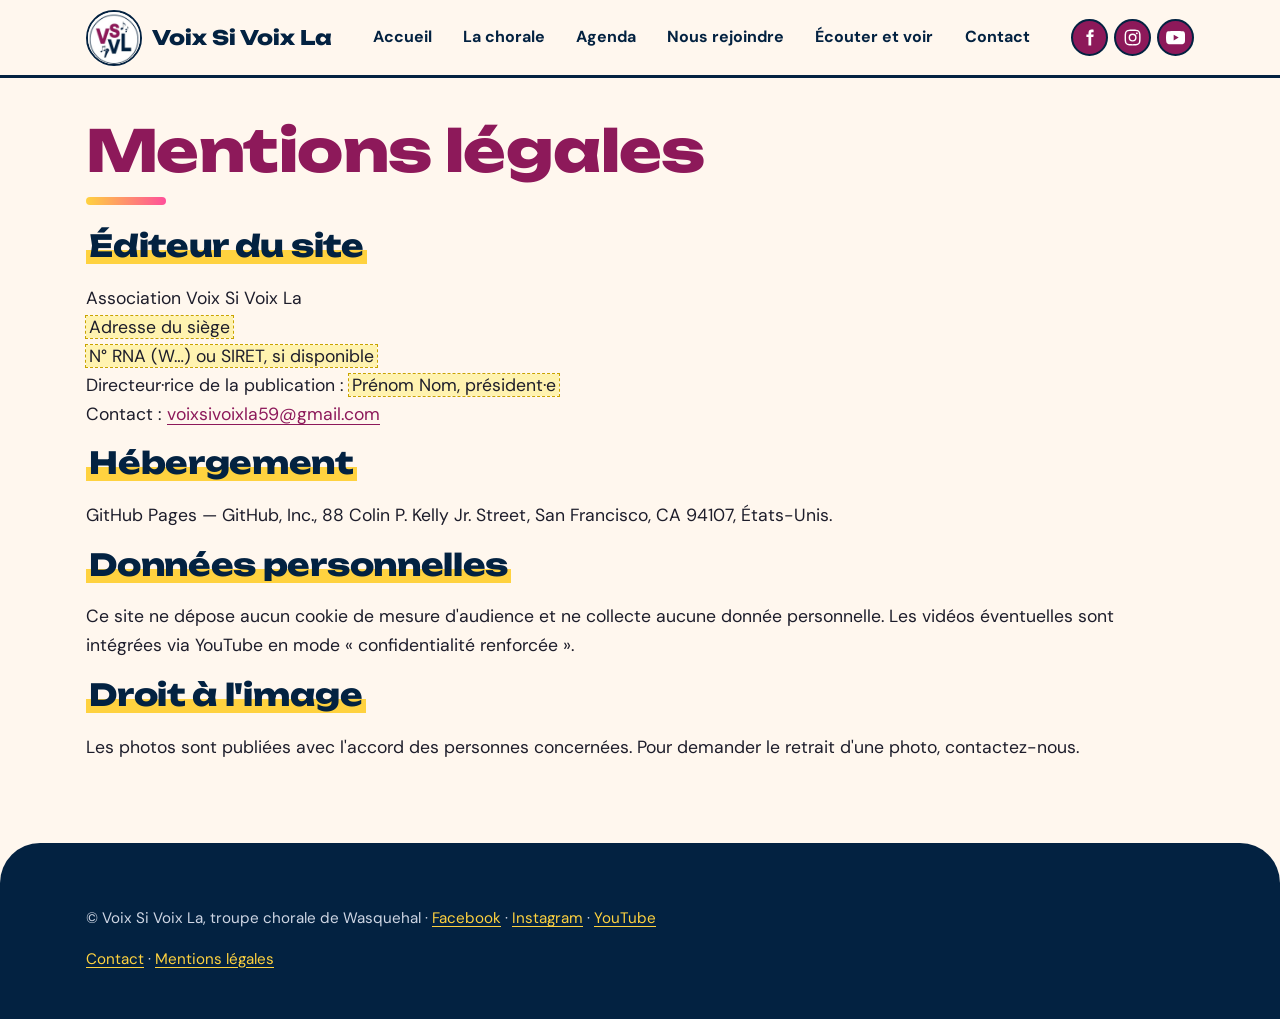
<file: mentions-legales.html>
<!DOCTYPE html>
<html lang="fr">
<head>
  <meta charset="utf-8">
  <meta name="viewport" content="width=device-width, initial-scale=1">
  <title>Mentions légales — Voix Si Voix La</title>
  <meta name="description" content="Mentions légales du site de la chorale Voix Si Voix La.">
  <link rel="preconnect" href="https://fonts.googleapis.com">
  <link rel="preconnect" href="https://fonts.gstatic.com" crossorigin>
  <link href="https://fonts.googleapis.com/css2?family=Unbounded:wght@600;800&family=DM+Sans:wght@400;500;700&display=swap" rel="stylesheet">
  <link rel="stylesheet" href="css/style.css">
  <link rel="icon" type="image/png" href="images/favicon.png">
</head>
<body>
  <header>
    <div class="conteneur">
      <a class="logo" href="index.html"><img src="images/logo-rond.png" alt="" width="56" height="56"> Voix Si Voix La</a>
      <nav aria-label="Menu principal">
        <ul>
        <li><a href="index.html">Accueil</a></li>
        <li><a href="chorale.html">La chorale</a></li>
        <li><a href="agenda.html">Agenda</a></li>
        <li><a href="nous-rejoindre.html">Nous rejoindre</a></li>
        <li><a href="ecouter-et-voir.html">Écouter et voir</a></li>
        <li><a href="contact.html">Contact</a></li>
        </ul>
      </nav>
      <ul class="reseaux">
        <li><a href="https://www.facebook.com/voixsivoixla59" target="_blank" rel="noopener" aria-label="Facebook" title="Facebook"><svg viewBox="0 0 24 24" aria-hidden="true"><path d="M14 8V6.5c0-.8.2-1.3 1.4-1.3H17V2.2C16.7 2.1 15.7 2 14.6 2 12.2 2 10.6 3.5 10.6 6.1V8H8v3.3h2.6V22H14V11.3h2.7L17.1 8z"/></svg></a></li>
        <li><a href="https://www.instagram.com/voixsivoixla59" target="_blank" rel="noopener" aria-label="Instagram" title="Instagram"><svg viewBox="0 0 24 24" aria-hidden="true"><path d="M12 7a5 5 0 1 0 0 10 5 5 0 0 0 0-10zm0 8.2a3.2 3.2 0 1 1 0-6.4 3.2 3.2 0 0 1 0 6.4zM17.3 5.5a1.2 1.2 0 1 0 0 2.4 1.2 1.2 0 0 0 0-2.4zM12 3.8c2.7 0 3 0 4 .1 2.7.1 4 1.4 4.1 4.1.1 1 .1 1.3.1 4s0 3-.1 4c-.1 2.7-1.4 4-4.1 4.1-1 .1-1.3.1-4 .1s-3 0-4-.1c-2.7-.1-4-1.4-4.1-4.1-.1-1-.1-1.3-.1-4s0-3 .1-4C4 5.3 5.3 4 8 3.9c1-.1 1.3-.1 4-.1zM12 2c-2.7 0-3.1 0-4.1.1C4.3 2.2 2.2 4.3 2.1 7.9 2 8.9 2 9.3 2 12s0 3.1.1 4.1c.1 3.6 2.2 5.7 5.8 5.8 1 .1 1.4.1 4.1.1s3.1 0 4.1-.1c3.6-.1 5.7-2.2 5.8-5.8.1-1 .1-1.4.1-4.1s0-3.1-.1-4.1c-.1-3.6-2.2-5.7-5.8-5.8C15.1 2 14.7 2 12 2z"/></svg></a></li>
        <li><a href="https://www.youtube.com/@voixsivoixla6986" target="_blank" rel="noopener" aria-label="YouTube" title="YouTube"><svg viewBox="0 0 24 24" aria-hidden="true"><path d="M23.5 6.2a3 3 0 0 0-2.1-2.1C19.5 3.6 12 3.6 12 3.6s-7.5 0-9.4.5A3 3 0 0 0 .5 6.2 31 31 0 0 0 0 12a31 31 0 0 0 .5 5.8 3 3 0 0 0 2.1 2.1c1.9.5 9.4.5 9.4.5s7.5 0 9.4-.5a3 3 0 0 0 2.1-2.1A31 31 0 0 0 24 12a31 31 0 0 0-.5-5.8zM9.6 15.6V8.4l6.3 3.6z"/></svg></a></li>
      </ul>
    </div>
  </header>

  <main>
    <div class="conteneur">
      <h1>Mentions légales</h1>

      <h2>Éditeur du site</h2>
      <p>Association Voix Si Voix La<br>
      <span class="a-completer">Adresse du siège</span><br>
      <span class="a-completer">N° RNA (W…) ou SIRET, si disponible</span><br>
      Directeur·rice de la publication : <span class="a-completer">Prénom Nom, président·e</span><br>
      Contact : <a href="mailto:voixsivoixla59@gmail.com">voixsivoixla59@gmail.com</a></p>

      <h2>Hébergement</h2>
      <p>GitHub Pages — GitHub, Inc., 88 Colin P. Kelly Jr. Street, San Francisco, CA 94107, États-Unis.</p>

      <h2>Données personnelles</h2>
      <p>Ce site ne dépose aucun cookie de mesure d'audience et ne collecte aucune donnée personnelle. Les vidéos éventuelles sont intégrées via YouTube en mode « confidentialité renforcée ».</p>

      <h2>Droit à l'image</h2>
      <p>Les photos sont publiées avec l'accord des personnes concernées. Pour demander le retrait d'une photo, contactez-nous.</p>
    </div>
  </main>

  <footer>
    <div class="conteneur">
      <p>© Voix Si Voix La, troupe chorale de Wasquehal · <a href="https://www.facebook.com/voixsivoixla59" target="_blank" rel="noopener">Facebook</a> · <a href="https://www.instagram.com/voixsivoixla59" target="_blank" rel="noopener">Instagram</a> · <a href="https://www.youtube.com/@voixsivoixla6986" target="_blank" rel="noopener">YouTube</a></p>
      <p><a href="contact.html">Contact</a> · <a href="mentions-legales.html">Mentions légales</a></p>
    </div>
  </footer>
  <script src="js/effets.js" defer></script>
</body>
</html>
</file>
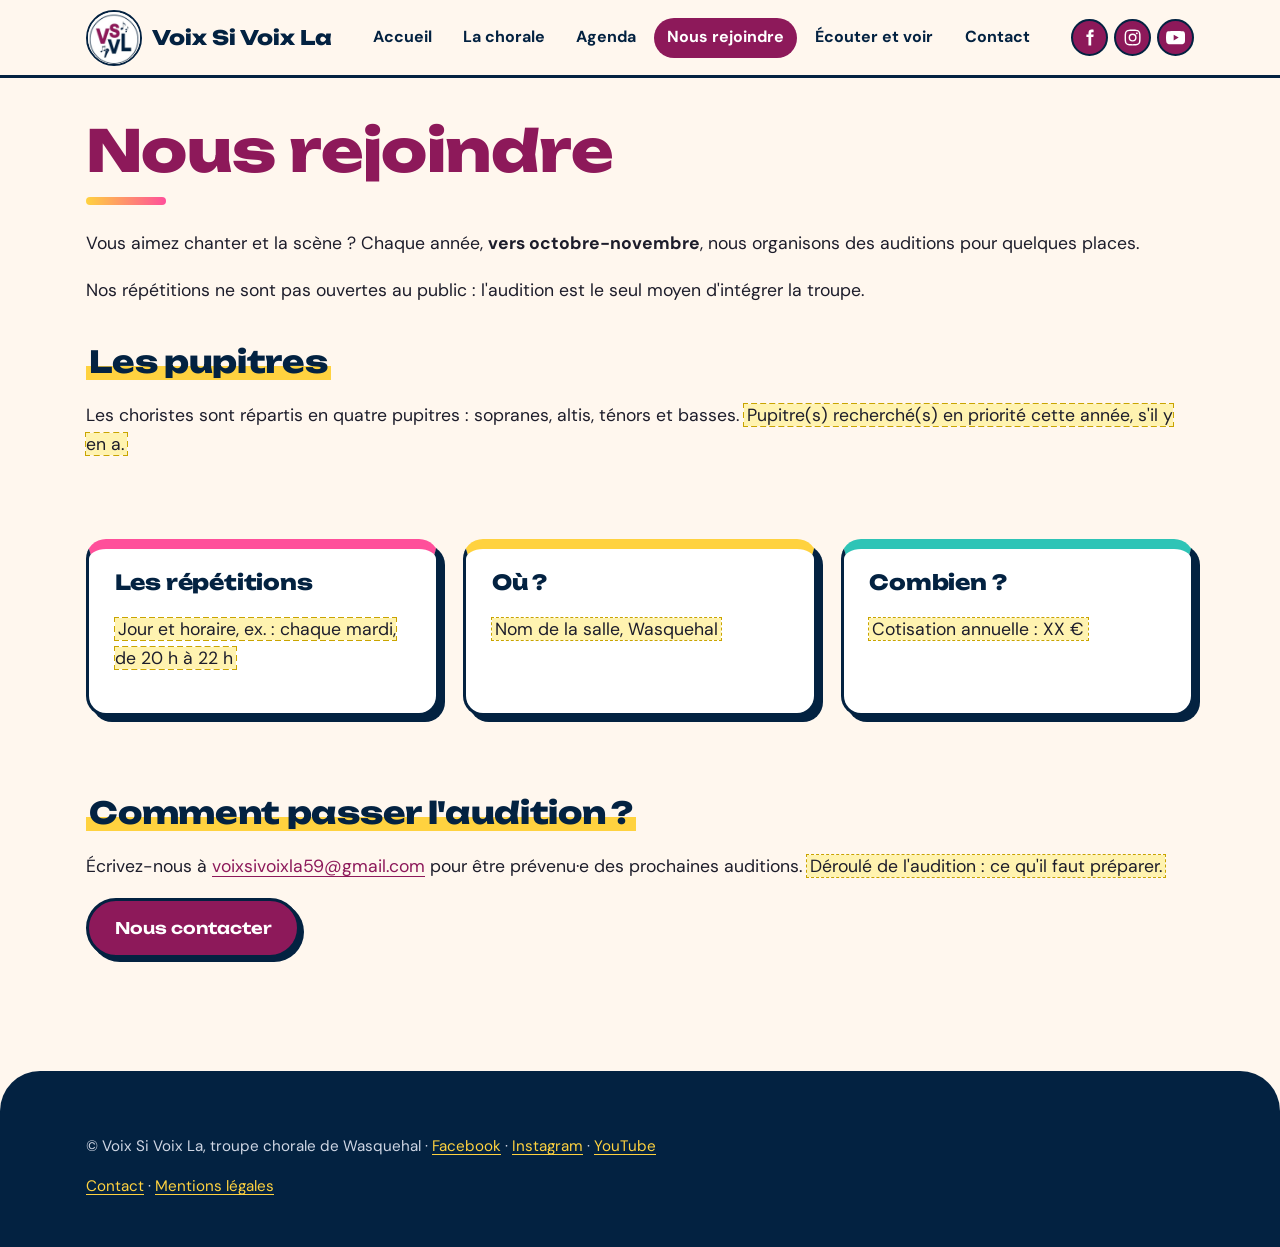
<file: nous-rejoindre.html>
<!DOCTYPE html>
<html lang="fr">
<head>
  <meta charset="utf-8">
  <meta name="viewport" content="width=device-width, initial-scale=1">
  <title>Nous rejoindre — Voix Si Voix La</title>
  <meta name="description" content="Rejoindre la chorale Voix Si Voix La : auditions, pupitres, répétitions.">
  <link rel="preconnect" href="https://fonts.googleapis.com">
  <link rel="preconnect" href="https://fonts.gstatic.com" crossorigin>
  <link href="https://fonts.googleapis.com/css2?family=Unbounded:wght@600;800&family=DM+Sans:wght@400;500;700&display=swap" rel="stylesheet">
  <link rel="stylesheet" href="css/style.css">
  <link rel="icon" type="image/png" href="images/favicon.png">
</head>
<body>
  <header>
    <div class="conteneur">
      <a class="logo" href="index.html"><img src="images/logo-rond.png" alt="" width="56" height="56"> Voix Si Voix La</a>
      <nav aria-label="Menu principal">
        <ul>
        <li><a href="index.html">Accueil</a></li>
        <li><a href="chorale.html">La chorale</a></li>
        <li><a href="agenda.html">Agenda</a></li>
        <li><a href="nous-rejoindre.html" aria-current="page">Nous rejoindre</a></li>
        <li><a href="ecouter-et-voir.html">Écouter et voir</a></li>
        <li><a href="contact.html">Contact</a></li>
        </ul>
      </nav>
      <ul class="reseaux">
        <li><a href="https://www.facebook.com/voixsivoixla59" target="_blank" rel="noopener" aria-label="Facebook" title="Facebook"><svg viewBox="0 0 24 24" aria-hidden="true"><path d="M14 8V6.5c0-.8.2-1.3 1.4-1.3H17V2.2C16.7 2.1 15.7 2 14.6 2 12.2 2 10.6 3.5 10.6 6.1V8H8v3.3h2.6V22H14V11.3h2.7L17.1 8z"/></svg></a></li>
        <li><a href="https://www.instagram.com/voixsivoixla59" target="_blank" rel="noopener" aria-label="Instagram" title="Instagram"><svg viewBox="0 0 24 24" aria-hidden="true"><path d="M12 7a5 5 0 1 0 0 10 5 5 0 0 0 0-10zm0 8.2a3.2 3.2 0 1 1 0-6.4 3.2 3.2 0 0 1 0 6.4zM17.3 5.5a1.2 1.2 0 1 0 0 2.4 1.2 1.2 0 0 0 0-2.4zM12 3.8c2.7 0 3 0 4 .1 2.7.1 4 1.4 4.1 4.1.1 1 .1 1.3.1 4s0 3-.1 4c-.1 2.7-1.4 4-4.1 4.1-1 .1-1.3.1-4 .1s-3 0-4-.1c-2.7-.1-4-1.4-4.1-4.1-.1-1-.1-1.3-.1-4s0-3 .1-4C4 5.3 5.3 4 8 3.9c1-.1 1.3-.1 4-.1zM12 2c-2.7 0-3.1 0-4.1.1C4.3 2.2 2.2 4.3 2.1 7.9 2 8.9 2 9.3 2 12s0 3.1.1 4.1c.1 3.6 2.2 5.7 5.8 5.8 1 .1 1.4.1 4.1.1s3.1 0 4.1-.1c3.6-.1 5.7-2.2 5.8-5.8.1-1 .1-1.4.1-4.1s0-3.1-.1-4.1c-.1-3.6-2.2-5.7-5.8-5.8C15.1 2 14.7 2 12 2z"/></svg></a></li>
        <li><a href="https://www.youtube.com/@voixsivoixla6986" target="_blank" rel="noopener" aria-label="YouTube" title="YouTube"><svg viewBox="0 0 24 24" aria-hidden="true"><path d="M23.5 6.2a3 3 0 0 0-2.1-2.1C19.5 3.6 12 3.6 12 3.6s-7.5 0-9.4.5A3 3 0 0 0 .5 6.2 31 31 0 0 0 0 12a31 31 0 0 0 .5 5.8 3 3 0 0 0 2.1 2.1c1.9.5 9.4.5 9.4.5s7.5 0 9.4-.5a3 3 0 0 0 2.1-2.1A31 31 0 0 0 24 12a31 31 0 0 0-.5-5.8zM9.6 15.6V8.4l6.3 3.6z"/></svg></a></li>
      </ul>
    </div>
  </header>

  <main>
    <div class="conteneur">
      <h1>Nous rejoindre</h1>
      <p>Vous aimez chanter et la scène ? Chaque année, <strong>vers octobre-novembre</strong>, nous organisons des auditions pour quelques places.</p>
      <p>Nos répétitions ne sont pas ouvertes au public : l'audition est le seul moyen d'intégrer la troupe.</p>

      <section>
        <h2>Les pupitres</h2>
        <p>Les choristes sont répartis en quatre pupitres : sopranes, altis, ténors et basses. <span class="a-completer">Pupitre(s) recherché(s) en priorité cette année, s'il y en a.</span></p>
      </section>

      <div class="cartes">
        <section class="carte">
          <h2>Les répétitions</h2>
          <p><span class="a-completer">Jour et horaire, ex. : chaque mardi, de 20 h à 22 h</span></p>
        </section>
        <section class="carte">
          <h2>Où ?</h2>
          <p><span class="a-completer">Nom de la salle, Wasquehal</span></p>
        </section>
        <section class="carte">
          <h2>Combien ?</h2>
          <p><span class="a-completer">Cotisation annuelle : XX €</span></p>
        </section>
      </div>

      <section>
        <h2>Comment passer l'audition ?</h2>
        <p>Écrivez-nous à <a href="mailto:voixsivoixla59@gmail.com">voixsivoixla59@gmail.com</a> pour être prévenu·e des prochaines auditions. <span class="a-completer">Déroulé de l'audition : ce qu'il faut préparer.</span></p>
        <p><a class="bouton" href="contact.html">Nous contacter</a></p>
      </section>
    </div>
  </main>

  <footer>
    <div class="conteneur">
      <p>© Voix Si Voix La, troupe chorale de Wasquehal · <a href="https://www.facebook.com/voixsivoixla59" target="_blank" rel="noopener">Facebook</a> · <a href="https://www.instagram.com/voixsivoixla59" target="_blank" rel="noopener">Instagram</a> · <a href="https://www.youtube.com/@voixsivoixla6986" target="_blank" rel="noopener">YouTube</a></p>
      <p><a href="contact.html">Contact</a> · <a href="mentions-legales.html">Mentions légales</a></p>
    </div>
  </footer>
  <script src="js/effets.js" defer></script>
</body>
</html>
</file>
<file: css/style.css>
/* Voix Si Voix La — feuille de style commune à toutes les pages */

:root {
  --couleur-principale: #8d195a;   /* prune du logo */
  --couleur-secondaire: #032241;   /* bleu nuit du logo */
  --rose: #ff4f9a;                 /* rose néon */
  --jaune: #ffd23f;                /* jaune projecteur */
  --turquoise: #2ec4b6;
  --fond: #fff7ee;
  --fond-carte: #ffffff;
  --texte: #1d1d2b;
  --texte-doux: #5c5c6e;
  --a-completer: #fff3b0;
  --largeur: 1140px;
  --ombre: 6px 6px 0 var(--couleur-secondaire);
  --titres: "Unbounded", "Arial Black", system-ui, sans-serif;
}

* { box-sizing: border-box; }

html { scroll-behavior: smooth; }

body {
  margin: 0;
  font-family: "DM Sans", system-ui, -apple-system, "Segoe UI", sans-serif;
  font-size: 1.1rem;
  line-height: 1.65;
  color: var(--texte);
  background: var(--fond);
}

h1, h2, h3 {
  font-family: var(--titres);
  font-weight: 800;
  line-height: 1.15;
  letter-spacing: -.01em;
  color: var(--couleur-secondaire);
}

/* Titre de page : gros, avec un trait jaune en dessous */
main h1 {
  font-size: clamp(2.2rem, 6vw, 3.6rem);
  color: var(--couleur-principale);
  margin: .5rem 0 1.5rem;
}
main h1::after {
  content: "";
  display: block;
  width: 5rem;
  height: .5rem;
  margin-top: .8rem;
  border-radius: 999px;
  background: linear-gradient(90deg, var(--jaune), var(--rose));
}

/* Sous-titres surlignés façon marqueur */
main h2 {
  display: inline;
  font-size: clamp(1.4rem, 3.5vw, 1.9rem);
  background: linear-gradient(transparent 62%, var(--jaune) 62%);
  padding: 0 .2rem;
}
main section { margin: 2.5rem 0; }
main section > h2 + * { margin-top: 1.2rem; }

a { color: var(--couleur-principale); text-underline-offset: .2em; }

img { max-width: 100%; height: auto; }

.conteneur {
  max-width: var(--largeur);
  margin: 0 auto;
  padding: 0 1rem;
}

/* En-tête et menu, collé en haut de l'écran */
header {
  position: relative;
  z-index: 10;
  background: rgba(255, 247, 238, .92);
  backdrop-filter: blur(8px);
  border-bottom: 3px solid var(--couleur-secondaire);
}
header .conteneur {
  display: flex;
  flex-wrap: wrap;
  align-items: center;
  justify-content: space-between;
  gap: .5rem 1rem;
  padding-top: .6rem;
  padding-bottom: .6rem;
}
.logo {
  font-family: var(--titres);
  font-size: 1.25rem;
  font-weight: 800;
  color: var(--couleur-secondaire);
  text-decoration: none;
  display: flex;
  align-items: center;
  gap: .6rem;
}
.logo img {
  border-radius: 50%;
  background: #fff;
  border: 2px solid var(--couleur-secondaire);
  transition: transform .4s;
}
.logo:hover img { transform: rotate(-12deg) scale(1.05); }
nav ul {
  list-style: none;
  display: flex;
  flex-wrap: wrap;
  gap: .3rem;
  margin: 0;
  padding: 0;
}
nav a {
  display: block;
  color: var(--couleur-secondaire);
  font-weight: 700;
  font-size: 1rem;
  text-decoration: none;
  padding: .3rem .7rem;
  border-radius: 999px;
  border: 2px solid transparent;
  transition: background .2s, border-color .2s;
}
nav a:hover { background: var(--jaune); border-color: var(--couleur-secondaire); }
nav a[aria-current="page"] { background: var(--couleur-principale); color: #fff; }

main { padding: 2rem 0 4rem; }

/* Bandeau d'accueil : grande photo de scène */
.bandeau {
  position: relative;
  overflow: hidden;
  color: #fff;
  min-height: min(80vh, 680px);
  display: flex;
  align-items: flex-end;
  background: var(--couleur-secondaire);
}
/* La photo zoome lentement (effet « Ken Burns »), le dégradé reste par-dessus */
.bandeau::before, .bandeau::after { content: ""; position: absolute; inset: 0; }
.bandeau::before {
  background: url("../images/photos-2026/01.jpg") center 30% / cover no-repeat;
  animation: zoom 24s ease-in-out infinite alternate;
}
.bandeau::after {
  background: linear-gradient(180deg, rgba(3, 34, 65, .15) 0%, rgba(3, 34, 65, .55) 55%, rgba(141, 25, 90, .95) 100%);
}
.bandeau > .conteneur { position: relative; z-index: 1; }
@keyframes zoom { from { transform: scale(1); } to { transform: scale(1.12) translateY(-2%); } }
.bandeau > .conteneur { width: 100%; padding-top: 6rem; padding-bottom: 3rem; }
.bandeau h1 {
  color: #fff;
  font-size: clamp(1.9rem, 8.5vw, 6rem);
  margin: 0 0 .6rem;
  text-shadow: 0 4px 30px rgba(0,0,0,.35);
}
.bandeau p { font-size: clamp(1.1rem, 2.5vw, 1.5rem); font-weight: 500; margin: 0 0 1.8rem; max-width: 34rem; }
.bandeau .boutons { display: flex; flex-wrap: wrap; gap: .8rem; }

/* Pastille « 40 ans » qui tourne doucement */
.pastille {
  position: absolute;
  top: 1.5rem;
  right: 1.5rem;
  width: 8.5rem;
  height: 8.5rem;
  border-radius: 50%;
  background: var(--jaune);
  color: var(--couleur-secondaire);
  border: 3px solid var(--couleur-secondaire);
  box-shadow: var(--ombre);
  display: grid;
  place-content: center;
  text-align: center;
  font-family: var(--titres);
  font-weight: 800;
  line-height: 1;
  transform: rotate(12deg);
  z-index: 2;
  animation: balance 4s ease-in-out infinite;
}
.pastille strong { display: block; font-size: 2.6rem; }
.pastille span { font-size: .9rem; text-transform: uppercase; }
@keyframes balance {
  0%, 100% { transform: rotate(12deg); }
  50% { transform: rotate(-6deg) scale(1.05); }
}

/* Bande défilante sous le bandeau */
.defile {
  overflow: hidden;
  background: var(--couleur-secondaire);
  color: var(--jaune);
  border-block: 3px solid var(--couleur-secondaire);
  transform: rotate(-1.2deg);
  margin: -.6rem -1rem 0;
  position: relative;
  z-index: 2;
}
.defile div {
  display: flex;
  width: max-content;
  gap: 2rem;
  padding: .7rem 0;
  font-family: var(--titres);
  font-weight: 800;
  font-size: 1.1rem;
  text-transform: uppercase;
  white-space: nowrap;
  animation: defile 28s linear infinite;
}
.defile span:nth-child(3n+2) { color: var(--rose); }
.defile span:nth-child(3n) { color: #fff; }
@keyframes defile { to { transform: translateX(-50%); } }

/* Boutons */
.bouton {
  display: inline-block;
  background: var(--couleur-principale);
  color: #fff;
  font-family: var(--titres);
  font-weight: 600;
  font-size: 1rem;
  text-decoration: none;
  padding: .85rem 1.6rem;
  border-radius: 999px;
  border: 3px solid var(--couleur-secondaire);
  box-shadow: 4px 4px 0 var(--couleur-secondaire);
  transition: transform .15s, box-shadow .15s;
}
.bouton:hover { transform: translate(-2px, -2px); box-shadow: 6px 6px 0 var(--couleur-secondaire); }
.bouton:active { transform: translate(2px, 2px); box-shadow: 1px 1px 0 var(--couleur-secondaire); }
.bouton.jaune { background: var(--jaune); color: var(--couleur-secondaire); }
.bandeau .bouton { background: var(--jaune); color: var(--couleur-secondaire); }
.bandeau .bouton.secondaire { background: #fff; }

/* Cartes (spectacles, infos) façon autocollants */
.cartes {
  display: grid;
  grid-template-columns: repeat(auto-fit, minmax(260px, 1fr));
  gap: 1.5rem;
}
.carte {
  background: var(--fond-carte);
  border: 3px solid var(--couleur-secondaire);
  border-radius: 20px;
  padding: 1.4rem 1.6rem;
  box-shadow: var(--ombre);
  transition: transform .2s;
}
.carte:hover { transform: rotate(-.6deg) translateY(-3px); }
.cartes > .carte:nth-child(3n+1) { border-top: 10px solid var(--rose); }
.cartes > .carte:nth-child(3n+2) { border-top: 10px solid var(--jaune); }
.cartes > .carte:nth-child(3n) { border-top: 10px solid var(--turquoise); }
.carte h2 { display: block; background: none; padding: 0; font-size: 1.3rem; margin-top: 0; }
.carte h3 { margin-top: 0; font-size: 1.4rem; }
.date {
  display: inline-block;
  font-weight: 700;
  color: #fff;
  background: var(--couleur-principale);
  padding: .2rem .8rem;
  border-radius: 14px;
  margin-top: 0;
}

/* Carte « prochain spectacle » mise en avant */
.carte.a-la-une {
  background: linear-gradient(135deg, var(--couleur-principale), var(--couleur-secondaire));
  color: #fff;
  border-top-width: 3px;
}
.carte.a-la-une h3 { color: #fff; font-size: clamp(1.5rem, 4vw, 2.2rem); }
.carte.a-la-une a { color: var(--jaune); }
.carte.a-la-une .date { background: var(--jaune); color: var(--couleur-secondaire); }

.galerie {
  display: grid;
  grid-template-columns: repeat(auto-fill, minmax(220px, 1fr));
  gap: 1rem;
}
.galerie figure { margin: 0; }
.galerie figcaption { font-size: .9rem; color: var(--texte-doux); }

.video {
  position: relative;
  aspect-ratio: 16 / 9;
}
.video iframe { position: absolute; inset: 0; width: 100%; height: 100%; border: 0; }

/* Texte provisoire : surligné en jaune tant qu'il n'est pas remplacé */
.a-completer {
  background: var(--a-completer);
  outline: 1px dashed #c9a400;
  padding: 0 .2rem;
  color: var(--texte);
}

footer {
  background: var(--couleur-secondaire);
  color: #cfd6e4;
  font-size: .95rem;
  padding: 3rem 0 2rem;
  border-radius: 40px 40px 0 0;
}
footer a { color: var(--jaune); }

/* En-tête collé en haut seulement sur grand écran (sur mobile il prendrait trop de place) */
@media (min-width: 1101px) {
  header { position: sticky; top: 0; }
}

@media (max-width: 1100px) {
  header .conteneur { justify-content: center; text-align: center; }
  nav ul { justify-content: center; }
}

@media (max-width: 600px) {
  .pastille { width: 6rem; height: 6rem; top: 1rem; right: 1rem; }
  .pastille strong { font-size: 1.8rem; }
  .pastille span { font-size: .7rem; }
  nav a { padding: .2rem .6rem; font-size: .95rem; }
  .logo { font-size: 1.1rem; }
}

/* Moins d'animations pour les personnes qui le demandent */
@media (prefers-reduced-motion: reduce) {
  *, *::before, *::after { animation: none !important; transition: none !important; }
}

/* Icônes des réseaux sociaux dans l'en-tête */
.reseaux {
  list-style: none;
  display: flex;
  gap: .4rem;
  margin: 0;
  padding: 0;
}
.reseaux a {
  display: flex;
  align-items: center;
  justify-content: center;
  width: 2.3rem;
  height: 2.3rem;
  border-radius: 50%;
  background: var(--couleur-principale);
  color: #fff;
  border: 2px solid var(--couleur-secondaire);
  transition: transform .2s, background .2s;
}
.reseaux a:hover { background: var(--rose); transform: rotate(-10deg) scale(1.1); }
.reseaux svg { width: 1.2rem; height: 1.2rem; fill: currentColor; }

/* Galerie des affiches (page Agenda) : légèrement de travers, comme sur un mur */
.affiches { grid-template-columns: repeat(auto-fill, minmax(160px, 1fr)); gap: 2rem 1.2rem; }
.affiches img {
  display: block;
  width: 100%;
  height: auto;
  aspect-ratio: 400 / 565;
  object-fit: contain;
  background: var(--couleur-secondaire);
  border: 3px solid var(--couleur-secondaire);
  border-radius: 6px;
  box-shadow: 5px 5px 0 var(--couleur-secondaire);
  transition: transform .25s;
}
.affiches figure:nth-child(odd) img { transform: rotate(-1.5deg); }
.affiches figure:nth-child(even) img { transform: rotate(1.2deg); }
.affiches a:hover img { transform: rotate(0) scale(1.05); }
.affiches figcaption { margin-top: .7rem; line-height: 1.4; }
.affiches strong { color: var(--texte); }
.annee {
  display: inline-block;
  background: var(--rose);
  color: #fff;
  font-family: var(--titres);
  font-weight: 800;
  font-size: .75rem;
  padding: .05rem .5rem;
  border-radius: 999px;
}

/* Galerie photos (page Écouter et voir) et photo de l'accueil */
.photos img, .photo-une {
  display: block;
  width: 100%;
  height: auto;
  border: 3px solid var(--couleur-secondaire);
  border-radius: 18px;
  box-shadow: var(--ombre);
  transition: transform .25s;
}
.photos a:hover img { transform: scale(1.03) rotate(-.8deg); }
.photos { grid-template-columns: repeat(auto-fill, minmax(260px, 1fr)); gap: 1.8rem 1.4rem; }
.photos figcaption { margin-top: .6rem; font-weight: 500; }
.photo-une { margin: 1.5rem 0; transform: rotate(-1deg); }

/* Lecteur YouTube et miniatures cliquables (page Écouter et voir) */
.video {
  max-width: 720px;
  margin-inline: auto;
  border: 3px solid var(--couleur-secondaire);
  border-radius: 18px;
  overflow: hidden;
  box-shadow: var(--ombre);
  background: #000;
}
.videos {
  display: grid;
  grid-template-columns: repeat(auto-fill, minmax(260px, 1fr));
  gap: 1.8rem 1.4rem;
  margin-top: 2rem;
}
.videos:empty { display: none; }
.video-mini {
  position: relative;
  display: block;
  width: 100%;
  aspect-ratio: 16 / 9;
  padding: 0;
  border: 3px solid var(--couleur-secondaire);
  border-radius: 18px;
  box-shadow: var(--ombre);
  background: var(--couleur-secondaire) center / cover no-repeat;
  cursor: pointer;
  overflow: hidden;
  font: inherit;
  transition: transform .2s;
}
.video-mini:hover { transform: rotate(-.8deg) scale(1.02); }
.video-mini::before {
  content: "";
  position: absolute;
  top: 50%;
  left: 50%;
  width: 4.2rem;
  height: 4.2rem;
  margin: -2.1rem 0 0 -2.1rem;
  border-radius: 50%;
  background: var(--jaune) url("data:image/svg+xml,%3Csvg xmlns='http://www.w3.org/2000/svg' viewBox='0 0 24 24'%3E%3Cpath d='M8 5v14l11-7z' fill='%23032241'/%3E%3C/svg%3E") center / 55% no-repeat;
  border: 3px solid var(--couleur-secondaire);
  transition: transform .2s;
}
.video-mini:hover::before { transform: scale(1.15); }
.video-titre {
  position: absolute;
  left: 0;
  right: 0;
  bottom: 0;
  padding: 1.5rem .8rem .6rem;
  background: linear-gradient(transparent, rgba(3, 34, 65, .9));
  color: #fff;
  font-weight: 700;
  text-align: left;
}

/* ===================== Effets et animations ===================== */

/* Arrivée du titre, du texte et des boutons de l'accueil */
.bandeau h1, .bandeau > .conteneur > p, .bandeau .boutons {
  animation: monte .9s cubic-bezier(.2, .8, .2, 1) both;
}
.bandeau > .conteneur > p { animation-delay: .15s; }
.bandeau .boutons { animation-delay: .3s; }
@keyframes monte { from { opacity: 0; transform: translateY(40px); } }

/* Notes de musique qui s'envolent */
.bandeau .note {
  position: absolute;
  bottom: -2rem;
  z-index: 1;
  color: var(--jaune);
  opacity: 0;
  pointer-events: none;
  text-shadow: 0 2px 12px rgba(0, 0, 0, .3);
  animation: envol 10s linear infinite;
}
.bandeau .note:nth-of-type(3n) { color: var(--rose); }
.bandeau .note:nth-of-type(3n+1) { color: #fff; }
@keyframes envol {
  0% { transform: translate(0, 0) rotate(0); opacity: 0; }
  10% { opacity: .9; }
  50% { transform: translate(30px, -45vh) rotate(15deg); }
  85% { opacity: .7; }
  100% { transform: translate(-20px, -90vh) rotate(-10deg); opacity: 0; }
}

/* Apparition des blocs au défilement (seulement si le JavaScript tourne) */
.js .apparait {
  opacity: 0;
  transform: translateY(30px);
  transition: opacity .7s ease, transform .7s cubic-bezier(.2, .8, .2, 1);
}
.js .apparait.visible { opacity: 1; transform: none; }
/* Les sous-titres : le surlignage jaune se dessine */
.js main h2.apparait {
  transform: none;
  background-size: 0 100%;
  background-repeat: no-repeat;
  transition: opacity .5s ease, background-size .8s .2s ease;
}
.js main h2.apparait.visible { background-size: 100% 100%; }
/* Le trait sous le titre de page s'allonge */
.js main h1.apparait::after { width: 0; transition: width .8s .3s cubic-bezier(.2, .8, .2, 1); }
.js main h1.apparait.visible::after { width: 5rem; }
/* Les affiches gardent leur rotation, l'animation s'applique au cadre */
.js .galerie figure.apparait { transform: translateY(30px) scale(.96); }
.js .galerie figure.apparait.visible { transform: none; }

/* Reflet lumineux qui traverse les boutons au survol */
.bouton { position: relative; overflow: hidden; }
.bouton::after {
  content: "";
  position: absolute;
  top: 0;
  left: -75%;
  width: 50%;
  height: 100%;
  background: linear-gradient(120deg, transparent, rgba(255, 255, 255, .55), transparent);
  transform: skewX(-20deg);
  transition: left .6s;
}
.bouton:hover::after { left: 130%; }

/* Les cartes s'illuminent légèrement au survol */
.carte:hover { box-shadow: 9px 9px 0 var(--couleur-secondaire); }
.carte.a-la-une {
  background: linear-gradient(135deg, var(--couleur-principale), var(--couleur-secondaire), var(--couleur-principale));
  background-size: 200% 200%;
  animation: degrade 10s ease infinite;
}
@keyframes degrade { 50% { background-position: 100% 50%; } }

/* Compte à rebours sur la carte du prochain spectacle */
.compte-a-rebours {
  float: right;
  margin: 0 0 1rem 1rem;
  background: var(--rose);
  color: #fff;
  font-family: var(--titres);
  font-weight: 800;
  font-size: 1.2rem;
  padding: .4rem 1rem;
  border: 3px solid var(--couleur-secondaire);
  border-radius: 999px;
  box-shadow: 4px 4px 0 var(--couleur-secondaire);
  transform: rotate(4deg);
  animation: pulse 2.4s ease-in-out infinite;
}
.compte-a-rebours strong { font-size: 1.6rem; }
@keyframes pulse { 50% { transform: rotate(4deg) scale(1.08); } }

/* Bandeau de chiffres clés (accueil) */
.chiffres {
  display: grid;
  grid-template-columns: repeat(auto-fit, minmax(150px, 1fr));
  gap: 1rem;
  margin: 2.5rem 0;
  text-align: center;
}
.chiffres > div {
  background: var(--fond-carte);
  border: 3px solid var(--couleur-secondaire);
  border-radius: 20px;
  box-shadow: var(--ombre);
  padding: 1rem .5rem;
}
.chiffres strong {
  display: block;
  font-family: var(--titres);
  font-weight: 800;
  font-size: clamp(2.2rem, 6vw, 3.2rem);
  line-height: 1.1;
  color: var(--couleur-principale);
}
.chiffres > div:nth-child(2) strong { color: var(--rose); }
.chiffres > div:nth-child(3) strong { color: var(--turquoise); }
.chiffres > div:nth-child(4) strong { color: var(--couleur-secondaire); }
.chiffres span { font-weight: 700; color: var(--texte-doux); }

/* En-tête qui prend une ombre quand on descend */
header { transition: box-shadow .3s; }
header.ombre { box-shadow: 0 8px 24px rgba(3, 34, 65, .15); }

/* Barre de progression de lecture, tout en haut */
.barre-progression {
  position: fixed;
  top: 0;
  left: 0;
  right: 0;
  height: 5px;
  z-index: 50;
  transform-origin: 0 50%;
  transform: scaleX(0);
  background: linear-gradient(90deg, var(--jaune), var(--rose), var(--turquoise));
}

/* Bouton « revenir en haut » */
.retour-haut {
  position: fixed;
  right: 1.2rem;
  bottom: 1.2rem;
  z-index: 40;
  width: 3rem;
  height: 3rem;
  display: grid;
  place-items: center;
  border-radius: 50%;
  background: var(--jaune);
  color: var(--couleur-secondaire);
  border: 3px solid var(--couleur-secondaire);
  box-shadow: 4px 4px 0 var(--couleur-secondaire);
  font-size: 1.4rem;
  font-weight: 800;
  text-decoration: none;
  opacity: 0;
  pointer-events: none;
  transform: translateY(20px);
  transition: opacity .3s, transform .3s;
}
.retour-haut.visible { opacity: 1; pointer-events: auto; transform: none; }
.retour-haut:hover { background: var(--rose); color: #fff; }

/* Visionneuse plein écran (photos et affiches) */
.visionneuse {
  position: fixed;
  inset: 0;
  z-index: 100;
  display: flex;
  align-items: center;
  justify-content: center;
  gap: .5rem;
  padding: 1rem;
  background: rgba(3, 34, 65, .94);
  backdrop-filter: blur(6px);
  animation: fondu .25s ease;
}
.visionneuse[hidden] { display: none; }
.visionneuse figure { margin: 0; max-width: min(1100px, 100%); text-align: center; color: #fff; }
.visionneuse img {
  display: block;
  max-width: 100%;
  max-height: 80vh;
  margin: 0 auto;
  border: 3px solid #fff;
  border-radius: 14px;
  box-shadow: 8px 8px 0 var(--rose);
}
.visionneuse img.arrivee { animation: zoom-in .35s cubic-bezier(.2, .8, .2, 1); }
.visionneuse figcaption { margin-top: .8rem; color: #fff; }
.visionneuse figcaption strong { color: #fff; }
.visionneuse button {
  flex: none;
  width: 3rem;
  height: 3rem;
  border-radius: 50%;
  border: 3px solid var(--couleur-secondaire);
  background: var(--jaune);
  color: var(--couleur-secondaire);
  font-size: 1.8rem;
  line-height: 1;
  cursor: pointer;
  transition: transform .15s, background .15s;
}
.visionneuse button:hover { transform: scale(1.1); background: var(--rose); color: #fff; }
.visionneuse .fermer { position: absolute; top: 1rem; right: 1rem; }
@keyframes fondu { from { opacity: 0; } }
@keyframes zoom-in { from { opacity: 0; transform: scale(.92); } }
body.sans-defilement { overflow: hidden; }
@media (max-width: 600px) {
  .visionneuse .precedent, .visionneuse .suivant { position: absolute; bottom: 1rem; }
  .visionneuse .precedent { left: 1rem; }
  .visionneuse .suivant { right: 1rem; }
}

/* Rappel : moins d'animations pour les personnes qui le demandent */
@media (prefers-reduced-motion: reduce) {
  .js .apparait { opacity: 1 !important; transform: none !important; }
  .bandeau .note { display: none; }
}
</file>
